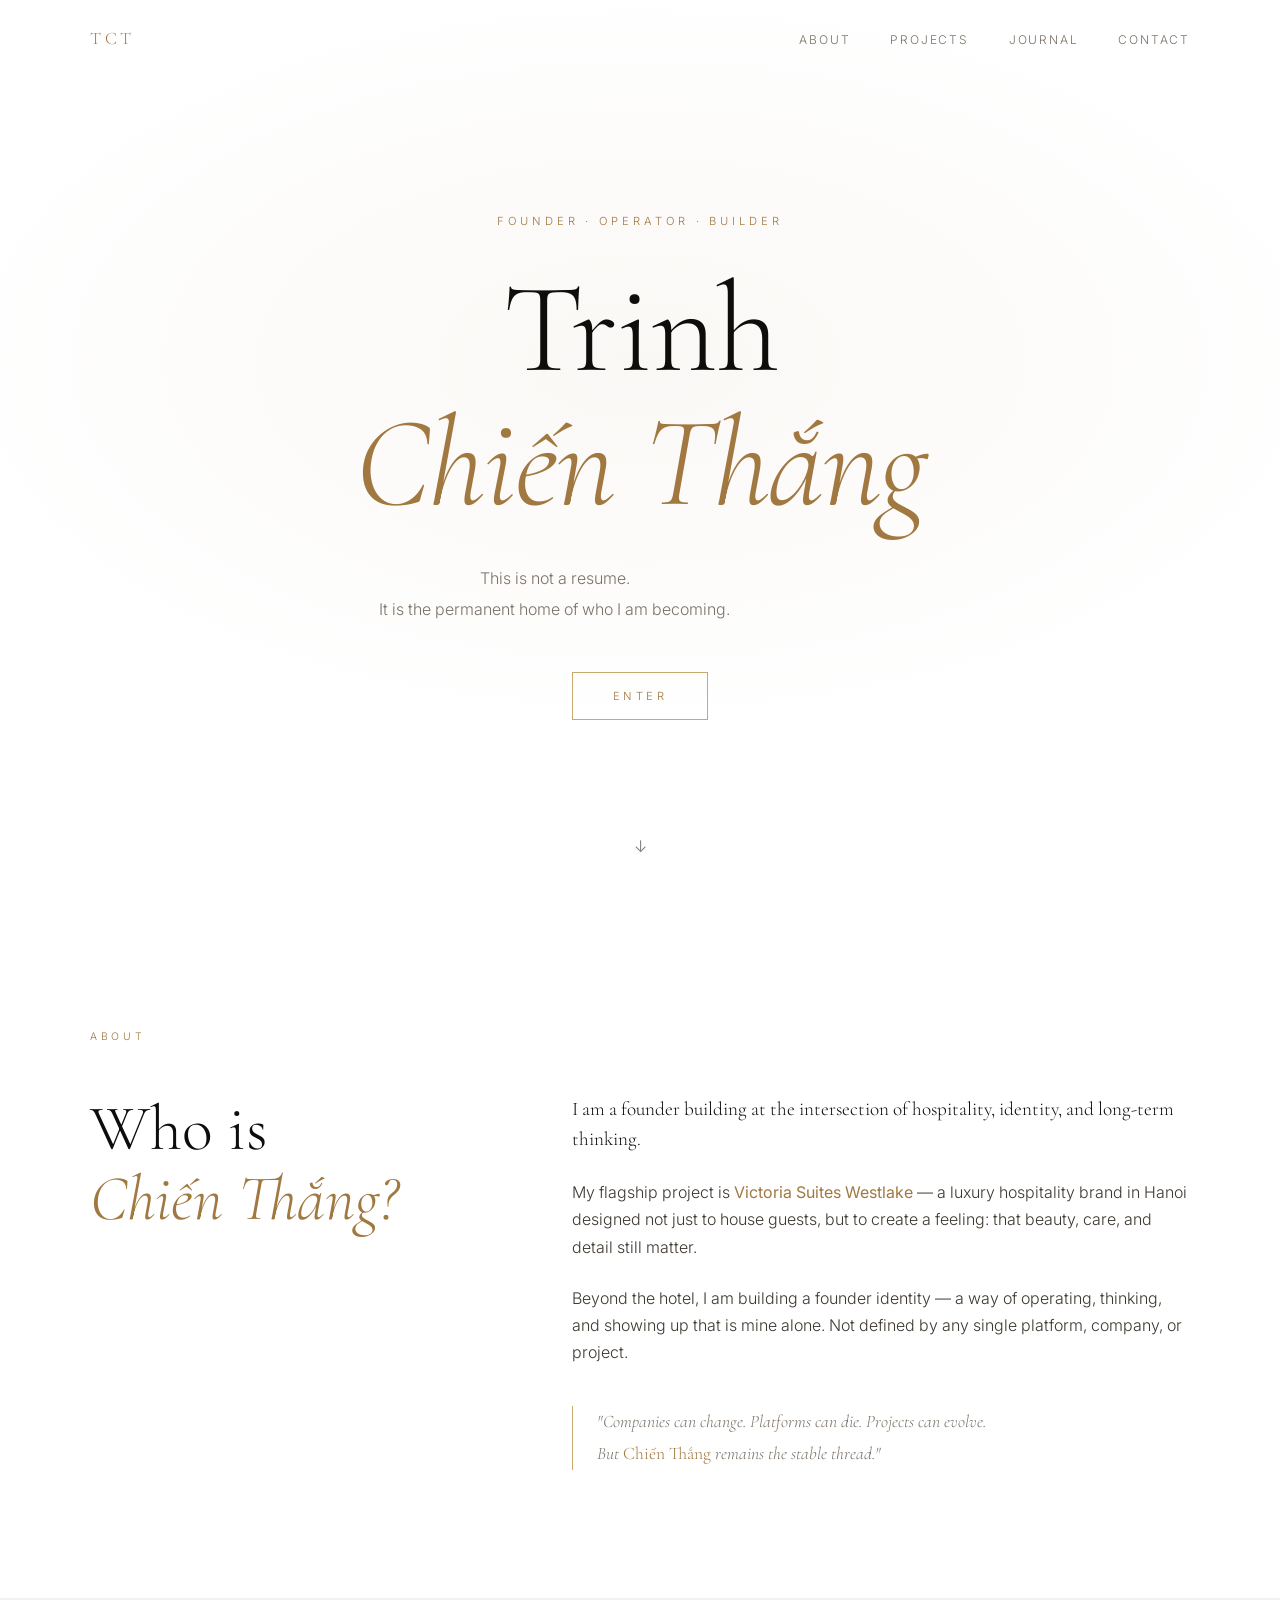
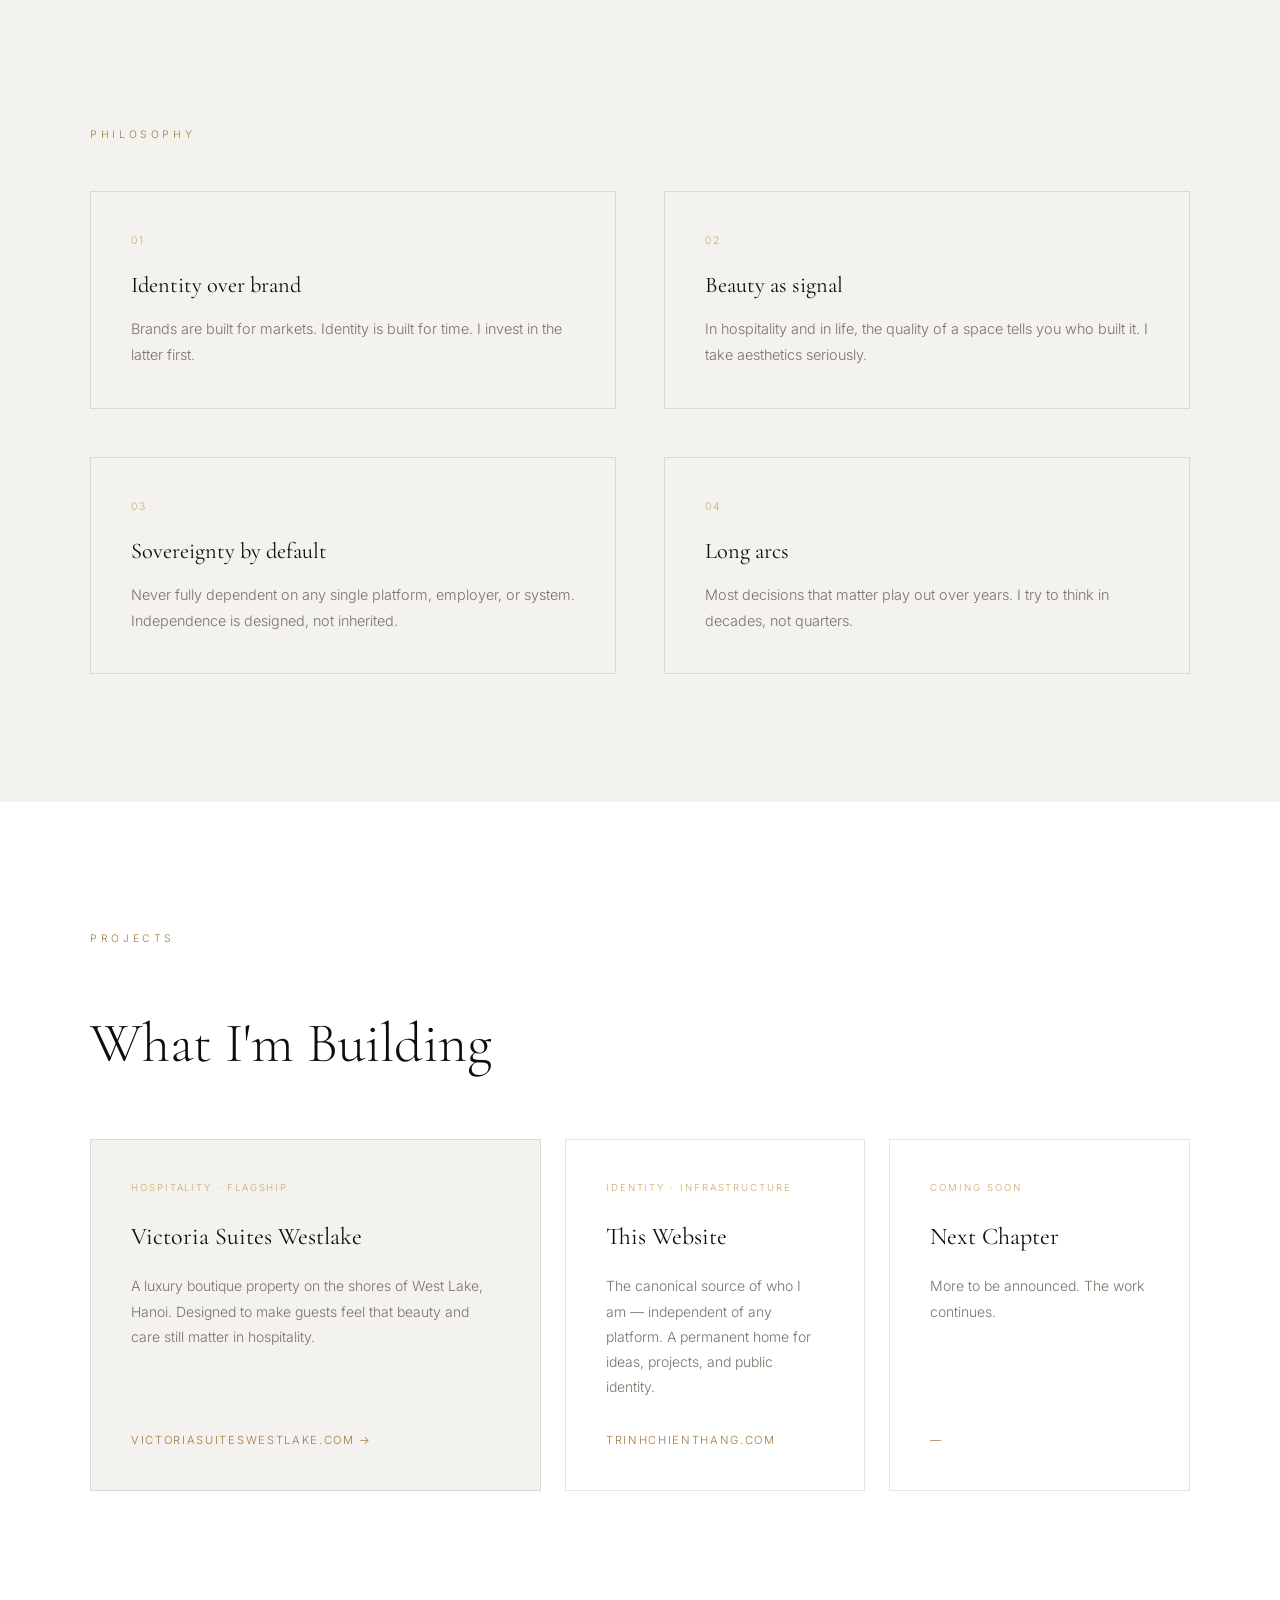
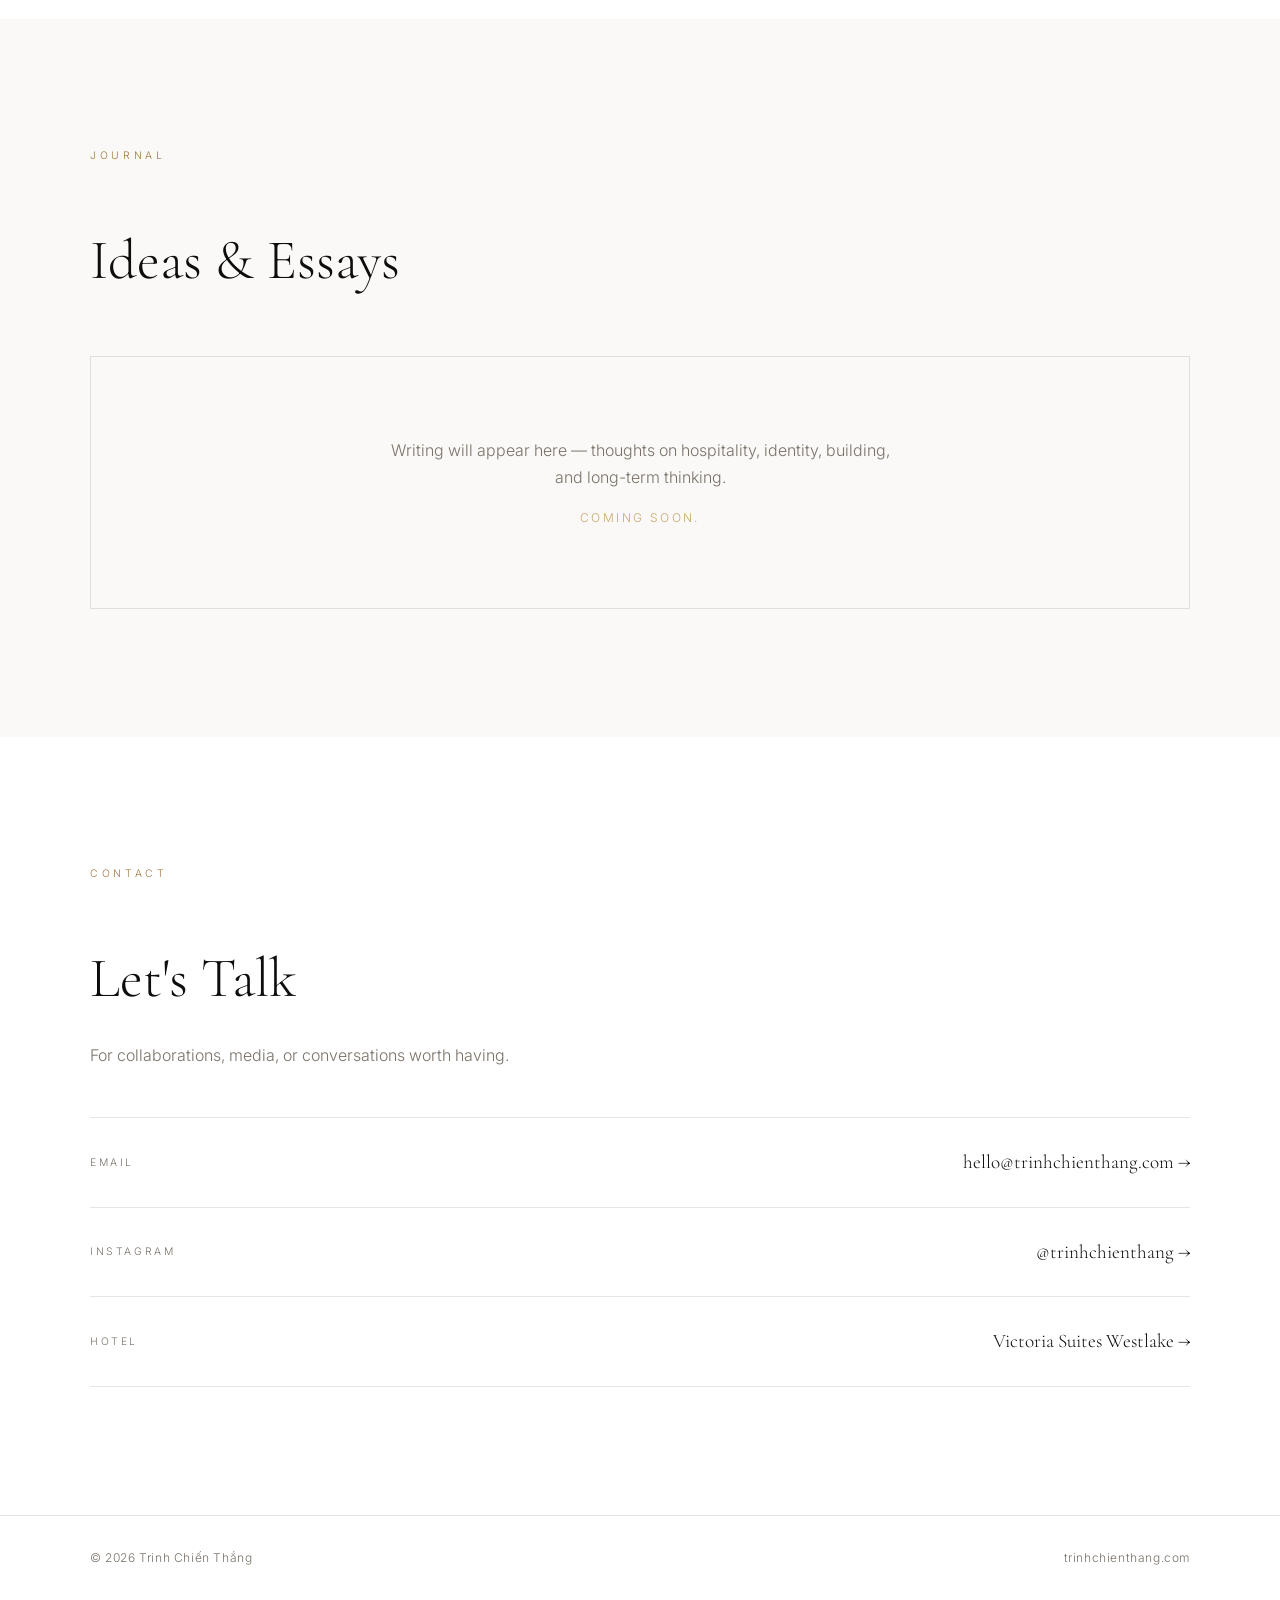
<file: index.html>
<!DOCTYPE html>
<html lang="en">
<head>
  <meta charset="UTF-8" />
  <meta name="viewport" content="width=device-width, initial-scale=1.0" />
  <title>Trinh Chiến Thắng</title>
  <meta name="description" content="Founder. Operator. Builder of Victoria Suites Westlake. This is the permanent home of Chiến Thắng." />
  <link rel="preconnect" href="https://fonts.googleapis.com" />
  <link rel="preconnect" href="https://fonts.gstatic.com" crossorigin />
  <link href="https://fonts.googleapis.com/css2?family=Cormorant+Garamond:ital,wght@0,300;0,400;0,500;1,300;1,400&family=Inter:wght@300;400;500&display=swap" rel="stylesheet" />
  <link rel="stylesheet" href="style.css" />
</head>
<body>

  <!-- NAV -->
  <nav id="nav">
    <div class="nav-inner">
      <span class="nav-name">TCT</span>
      <ul class="nav-links">
        <li><a href="#about">About</a></li>
        <li><a href="#projects">Projects</a></li>
        <li><a href="#journal">Journal</a></li>
        <li><a href="#contact">Contact</a></li>
      </ul>
    </div>
  </nav>

  <!-- HERO -->
  <section id="hero">
    <div class="hero-inner">
      <p class="hero-eyebrow">Founder · Operator · Builder</p>
      <h1 class="hero-name">Trinh<br /><em>Chiến Thắng</em></h1>
      <p class="hero-sub">
        This is not a resume.<br />
        It is the permanent home of who I am becoming.
      </p>
      <a href="#about" class="hero-cta">Enter</a>
    </div>
    <div class="hero-scroll-hint">↓</div>
  </section>

  <!-- ABOUT -->
  <section id="about">
    <div class="section-inner">
      <div class="section-label">About</div>
      <div class="about-grid">
        <div class="about-left">
          <h2>Who is<br /><em>Chiến Thắng?</em></h2>
        </div>
        <div class="about-right">
          <p class="about-lead">
            I am a founder building at the intersection of hospitality, identity, and long-term thinking.
          </p>
          <p>
            My flagship project is <strong>Victoria Suites Westlake</strong> — a luxury hospitality brand in Hanoi designed not just to house guests, but to create a feeling: that beauty, care, and detail still matter.
          </p>
          <p>
            Beyond the hotel, I am building a founder identity — a way of operating, thinking, and showing up that is mine alone. Not defined by any single platform, company, or project.
          </p>
          <blockquote>
            "Companies can change. Platforms can die. Projects can evolve.<br />
            But <em>Chiến Thắng</em> remains the stable thread."
          </blockquote>
        </div>
      </div>
    </div>
  </section>

  <!-- PHILOSOPHY -->
  <section id="philosophy">
    <div class="section-inner">
      <div class="section-label">Philosophy</div>
      <div class="philosophy-grid">
        <div class="philosophy-item">
          <span class="philosophy-number">01</span>
          <h3>Identity over brand</h3>
          <p>Brands are built for markets. Identity is built for time. I invest in the latter first.</p>
        </div>
        <div class="philosophy-item">
          <span class="philosophy-number">02</span>
          <h3>Beauty as signal</h3>
          <p>In hospitality and in life, the quality of a space tells you who built it. I take aesthetics seriously.</p>
        </div>
        <div class="philosophy-item">
          <span class="philosophy-number">03</span>
          <h3>Sovereignty by default</h3>
          <p>Never fully dependent on any single platform, employer, or system. Independence is designed, not inherited.</p>
        </div>
        <div class="philosophy-item">
          <span class="philosophy-number">04</span>
          <h3>Long arcs</h3>
          <p>Most decisions that matter play out over years. I try to think in decades, not quarters.</p>
        </div>
      </div>
    </div>
  </section>

  <!-- PROJECTS -->
  <section id="projects">
    <div class="section-inner">
      <div class="section-label">Projects</div>
      <h2 class="section-title">What I'm Building</h2>
      <div class="projects-grid">
        <a href="https://victoriasuiteswestlake.com" target="_blank" class="project-card project-featured">
          <div class="project-tag">Hospitality · Flagship</div>
          <h3>Victoria Suites Westlake</h3>
          <p>A luxury boutique property on the shores of West Lake, Hanoi. Designed to make guests feel that beauty and care still matter in hospitality.</p>
          <span class="project-link">victoriasuiteswestlake.com →</span>
        </a>
        <div class="project-card project-upcoming">
          <div class="project-tag">Identity · Infrastructure</div>
          <h3>This Website</h3>
          <p>The canonical source of who I am — independent of any platform. A permanent home for ideas, projects, and public identity.</p>
          <span class="project-link">trinhchienthang.com</span>
        </div>
        <div class="project-card project-upcoming">
          <div class="project-tag">Coming Soon</div>
          <h3>Next Chapter</h3>
          <p>More to be announced. The work continues.</p>
          <span class="project-link">—</span>
        </div>
      </div>
    </div>
  </section>

  <!-- JOURNAL -->
  <section id="journal">
    <div class="section-inner">
      <div class="section-label">Journal</div>
      <h2 class="section-title">Ideas & Essays</h2>
      <div class="journal-placeholder">
        <p>Writing will appear here — thoughts on hospitality, identity, building, and long-term thinking.</p>
        <p class="journal-soon">Coming soon.</p>
      </div>
    </div>
  </section>

  <!-- CONTACT -->
  <section id="contact">
    <div class="section-inner contact-inner">
      <div class="section-label">Contact</div>
      <h2>Let's Talk</h2>
      <p class="contact-sub">
        For collaborations, media, or conversations worth having.
      </p>
      <div class="contact-links">
        <a href="mailto:hello@trinhchienthang.com" class="contact-link">
          <span class="contact-type">Email</span>
          <span class="contact-value">hello@trinhchienthang.com →</span>
        </a>
        <a href="https://instagram.com" target="_blank" class="contact-link">
          <span class="contact-type">Instagram</span>
          <span class="contact-value">@trinhchienthang →</span>
        </a>
        <a href="https://victoriasuiteswestlake.com" target="_blank" class="contact-link">
          <span class="contact-type">Hotel</span>
          <span class="contact-value">Victoria Suites Westlake →</span>
        </a>
      </div>
    </div>
  </section>

  <!-- FOOTER -->
  <footer>
    <div class="footer-inner">
      <span>© 2026 Trinh Chiến Thắng</span>
      <span>trinhchienthang.com</span>
    </div>
  </footer>

  <script src="script.js"></script>
</body>
</html>
</file>
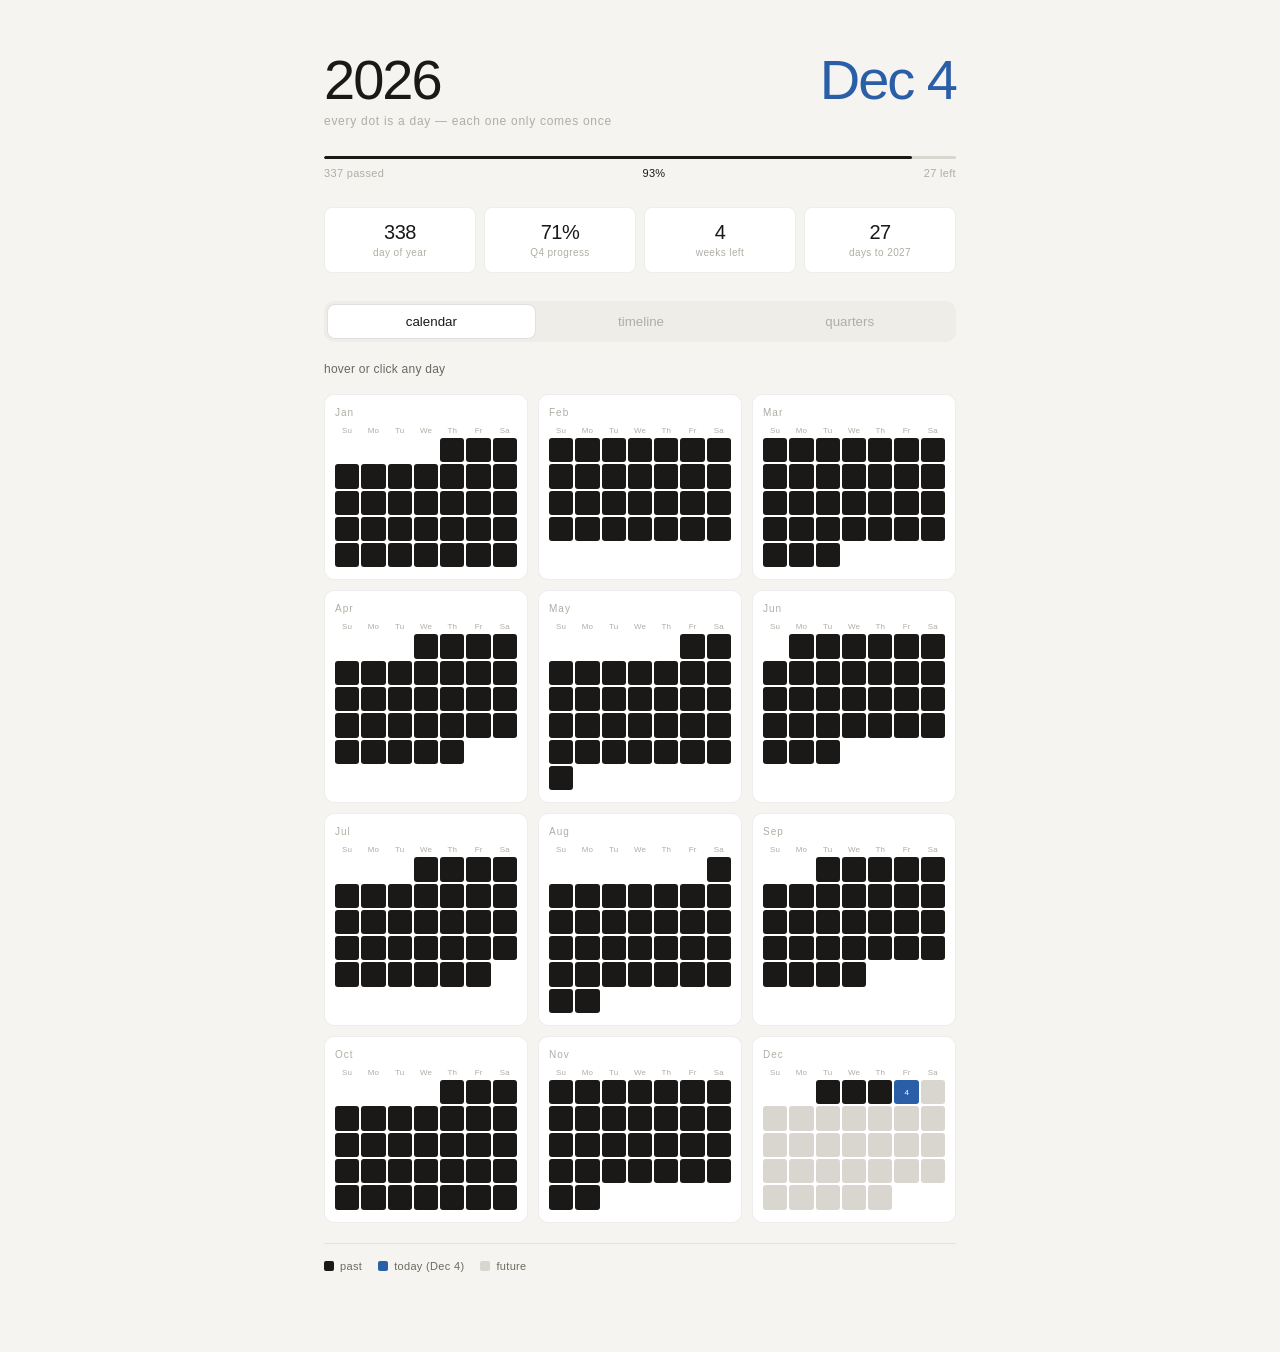
<file: 2026.html>
<!DOCTYPE html>
<html lang="en">
<head>
<meta charset="UTF-8" />
<meta name="viewport" content="width=device-width, initial-scale=1.0" />
<title>2026 — Days in a Year</title>

<style>
*, *::before, *::after { box-sizing: border-box; margin: 0; padding: 0; }

:root {
  --bg: #f5f4f0;
  --surface: #ffffff;
  --surface2: #eeede8;
  --text1: #1a1918;
  --text2: #6b6960;
  --text3: #b0ada4;
  --border: rgba(0,0,0,0.07);
  --border2: rgba(0,0,0,0.12);
  --past: #1a1918;
  --today: #2a5fa8;
  --today-light: #dde8f7;
  --future: #d8d6cf;
  --accent: #2a5fa8;
  --tab-active-bg: #ffffff;
}

@media (prefers-color-scheme: dark) {
  :root {
    --bg: #161513;
    --surface: #1f1e1b;
    --surface2: #2a2926;
    --text1: #eeecea;
    --text2: #928f87;
    --text3: #4a4844;
    --border: rgba(255,255,255,0.06);
    --border2: rgba(255,255,255,0.11);
    --past: #d8d6cf;
    --today: #7db3e8;
    --today-light: #0c2d52;
    --future: #2a2926;
    --accent: #7db3e8;
    --tab-active-bg: #1f1e1b;
  }
}

body {
  font-family: -apple-system, BlinkMacSystemFont, 'Segoe UI', sans-serif;
  background: var(--bg);
  color: var(--text1);
  min-height: 100vh;
}

.page {
  max-width: 680px;
  margin: 0 auto;
  padding: 52px 24px 80px;
}

/* HEADER */
.header {
  display: flex;
  justify-content: space-between;
  align-items: baseline;
  margin-bottom: 6px;
}

.header h1 {
  font-family: -apple-system, BlinkMacSystemFont, 'Segoe UI', sans-serif;
  font-size: 56px;
  font-weight: 300;
  letter-spacing: -2px;
  line-height: 1;
  color: var(--text1);
}

.header .today-dt {
  font-family: -apple-system, BlinkMacSystemFont, 'Segoe UI', sans-serif;
  font-style: normal;
  font-size: 56px;
  font-weight: 300;
  letter-spacing: -2px;
  line-height: 1;
  color: var(--accent);
}

.sub {
  font-size: 12px;
  color: var(--text3);
  letter-spacing: 0.06em;
  margin-bottom: 28px;
}

/* PROGRESS BAR */
.bar-wrap { margin-bottom: 28px; }
.bar-bg {
  height: 3px;
  background: var(--future);
  border-radius: 99px;
  overflow: hidden;
  margin-bottom: 8px;
}
.bar-fill {
  height: 100%;
  background: var(--past);
  border-radius: 99px;
  transition: width 1.2s cubic-bezier(.4,0,.2,1);
}
.bar-labels {
  display: flex;
  justify-content: space-between;
  font-size: 11px;
  color: var(--text3);
  letter-spacing: 0.03em;
}
.bar-labels strong { color: var(--text1); font-weight: 400; }

/* STATS */
.stats {
  display: grid;
  grid-template-columns: repeat(4, minmax(0,1fr));
  gap: 8px;
  margin-bottom: 28px;
}
.stat {
  background: var(--surface);
  border: 0.5px solid var(--border);
  border-radius: 8px;
  padding: 14px 10px;
  text-align: center;
}
.stat-val {
  font-size: 20px;
  font-weight: 300;
  color: var(--text1);
  line-height: 1;
  letter-spacing: -0.5px;
}
.stat-lbl {
  font-size: 10px;
  color: var(--text3);
  margin-top: 5px;
  letter-spacing: 0.04em;
}

/* TABS */
.tabs {
  display: flex;
  gap: 2px;
  background: var(--surface2);
  border-radius: 10px;
  padding: 3px;
  margin-bottom: 20px;
}
.tab {
  flex: 1;
  text-align: center;
  padding: 9px 0;
  font-family: -apple-system, BlinkMacSystemFont, 'Segoe UI', sans-serif;
  color: var(--text3);
  border-radius: 8px;
  cursor: pointer;
  transition: background 0.18s, color 0.18s;
  border: none;
  background: transparent;
  user-select: none;
}
.tab:hover { color: var(--text2); }
.tab.active {
  background: var(--tab-active-bg);
  color: var(--text1);
  border: 0.5px solid var(--border2);
}

/* TOOLTIP BAR */
.tip {
  font-size: 12px;
  color: var(--text2);
  min-height: 20px;
  margin-bottom: 12px;
  letter-spacing: 0.02em;
  transition: color 0.15s;
}
.tip.pinned { color: var(--accent); }

/* PANELS */
.panel { display: none; }
.panel.active { display: block; }

/* ===== VIEW B: CALENDAR ===== */
.months-grid {
  display: grid;
  grid-template-columns: repeat(3, minmax(0,1fr));
  gap: 10px;
}
.month-card {
  background: var(--surface);
  border: 0.5px solid var(--border);
  border-radius: 10px;
  padding: 12px 10px;
}
.mname {
  font-size: 10px;
  letter-spacing: 0.1em;
  color: var(--text3);
  margin-bottom: 8px;
}
.dow-row {
  display: grid;
  grid-template-columns: repeat(7,1fr);
  gap: 2px;
  margin-bottom: 3px;
}
.dow {
  font-size: 8px;
  color: var(--text3);
  text-align: center;
  letter-spacing: 0.02em;
}
.cal-grid {
  display: grid;
  grid-template-columns: repeat(7,1fr);
  gap: 2px;
}
.day {
  aspect-ratio: 1;
  border-radius: 3px;
  cursor: pointer;
  transition: transform 0.1s;
  display: flex;
  align-items: center;
  justify-content: center;
  font-size: 8px;
  color: transparent;
}
.day:hover { transform: scale(1.35); z-index: 1; }
.day.past { background: var(--past); }
.day.today { background: var(--accent); color: #fff; font-weight: 400; }
.day.future { background: var(--future); }
.day.empty { background: transparent; cursor: default; pointer-events: none; }
.day.pinned { outline: 2px solid var(--accent); outline-offset: 1px; }

/* ===== VIEW C: TIMELINE ===== */
.tl-grid { display: flex; flex-direction: column; gap: 5px; }
.tl-row {
  display: flex;
  align-items: center;
  gap: 10px;
}
.tl-lbl {
  font-size: 10px;
  letter-spacing: 0.07em;
  color: var(--text3);
  width: 26px;
  flex-shrink: 0;
}
.tl-track {
  flex: 1;
  display: flex;
  gap: 1px;
  align-items: center;
}
.seg {
  flex: 1;
  height: 18px;
  border-radius: 2px;
  cursor: pointer;
  transition: height 0.12s;
}
.seg:hover { height: 26px; }
.seg.past { background: var(--past); }
.seg.today { background: var(--accent); height: 24px; }
.seg.future { background: var(--future); }
.seg.pinned { outline: 2px solid var(--accent); outline-offset: 1px; height: 26px; }
.tl-pct {
  font-size: 10px;
  color: var(--text3);
  width: 30px;
  text-align: right;
  flex-shrink: 0;
  letter-spacing: 0.02em;
}

/* ===== VIEW D: RINGS ===== */
.rings-wrap {
  display: flex;
  justify-content: center;
  align-items: flex-start;
  gap: 24px;
  flex-wrap: wrap;
  padding: 16px 0 8px;
}
.ring-item {
  display: flex;
  flex-direction: column;
  align-items: center;
  gap: 10px;
}
.ring-qlabel {
  font-size: 12px;
  letter-spacing: 0.08em;
  color: var(--text2);
}
.ring-months {
  font-size: 10px;
  color: var(--text3);
  letter-spacing: 0.04em;
  text-align: center;
}
.ring-done { color: var(--past); }
.ring-active { color: var(--accent); }
.ring-future { color: var(--text3); }

/* LEGEND */
.legend {
  display: flex;
  gap: 16px;
  margin-top: 20px;
  padding-top: 16px;
  border-top: 0.5px solid var(--border);
  font-size: 11px;
  color: var(--text2);
  letter-spacing: 0.03em;
}
.li { display: flex; align-items: center; gap: 6px; }
.ld { width: 10px; height: 10px; border-radius: 2px; }

@media (max-width: 480px) {
  .header h1, .header .today-dt { font-size: 38px; }
  .months-grid { grid-template-columns: repeat(2, minmax(0,1fr)); }
  .stats { grid-template-columns: repeat(2, minmax(0,1fr)); }
  .rings-wrap { gap: 16px; }
}
</style>
</head>
<body>
<div class="page">

  <div class="header">
    <h1>2026</h1>
    <span class="today-dt" id="today-dt"></span>
  </div>
  <p class="sub">every dot is a day — each one only comes once</p>

  <div class="bar-wrap">
    <div class="bar-bg"><div class="bar-fill" id="bar" style="width:0%"></div></div>
    <div class="bar-labels">
      <span id="ll"></span>
      <strong id="lp"></strong>
      <span id="lr"></span>
    </div>
  </div>

  <div class="stats" id="stats"></div>

  <div class="tabs">
    <button class="tab active" data-tab="cal">calendar</button>
    <button class="tab" data-tab="tl">timeline</button>
    <button class="tab" data-tab="rings">quarters</button>
  </div>

  <div class="tip" id="tip">hover or click any day</div>

  <!-- PANEL B: CALENDAR -->
  <div class="panel active" id="panel-cal">
    <div class="months-grid" id="mgrid"></div>
  </div>

  <!-- PANEL C: TIMELINE -->
  <div class="panel" id="panel-tl">
    <div class="tl-grid" id="tlgrid"></div>
  </div>

  <!-- PANEL D: RINGS -->
  <div class="panel" id="panel-rings">
    <div class="rings-wrap" id="rings"></div>
  </div>

  <div class="legend">
    <div class="li"><div class="ld" style="background:var(--past)"></div>past</div>
    <div class="li"><div class="ld" style="background:var(--accent)"></div><span id="legend-today">today</span></div>
    <div class="li"><div class="ld" style="background:var(--future)"></div>future</div>
  </div>

</div>

<script>
var MONTHS = ['Jan','Feb','Mar','Apr','May','Jun','Jul','Aug','Sep','Oct','Nov','Dec'];
var MNAMES = ['January','February','March','April','May','June','July','August','September','October','November','December'];
var MDAYS  = [31,28,31,30,31,30,31,31,30,31,30,31];
var DOWSHORT = ['Su','Mo','Tu','We','Th','Fr','Sa'];
var DOWFULL  = ['Sun','Mon','Tue','Wed','Thu','Fri','Sat'];
var TOTAL = 365;

var now   = new Date();
var start = new Date(2026, 0, 1);
var todayIdx = Math.floor((now - start) / 86400000);
todayIdx = Math.max(0, Math.min(todayIdx, TOTAL - 1));

var pct  = Math.round(((todayIdx + 1) / TOTAL) * 100);
var past = todayIdx;
var left = TOTAL - todayIdx - 1;

var todayDate = new Date(2026, 0, todayIdx + 1);
var todayStr  = todayDate.toLocaleDateString('en-US', {month: 'short', day: 'numeric'});

document.getElementById('today-dt').textContent = todayStr;
document.getElementById('legend-today').textContent = 'today (' + todayStr + ')';
setTimeout(function(){ document.getElementById('bar').style.width = pct + '%'; }, 80);
document.getElementById('ll').textContent = past + ' passed';
document.getElementById('lp').textContent = pct + '%';
document.getElementById('lr').textContent = left + ' left';

var qNum  = Math.min(Math.floor(todayIdx / 91) + 1, 4);
var qPct  = Math.round(((todayIdx % 91) + 1) / 91 * 100);
var sd = [['day of year', todayIdx + 1], ['Q' + qNum + ' progress', qPct + '%'], ['weeks left', Math.ceil(left / 7)], ['days to 2027', left]];
var sh = '';
for (var s = 0; s < sd.length; s++) {
  sh += '<div class="stat"><div class="stat-val">' + sd[s][1] + '</div><div class="stat-lbl">' + sd[s][0] + '</div></div>';
}
document.getElementById('stats').innerHTML = sh;

var tip = document.getElementById('tip');
var pinnedEl  = null;
var pinnedIdx = -1;

function getLabel(i) {
  var date  = new Date(2026, 0, i + 1);
  var dname = DOWFULL[date.getDay()];
  var mname = date.toLocaleDateString('en-US', {month: 'long', day: 'numeric'});
  if (i < todayIdx) {
    var d = todayIdx - i;
    return mname + ' (' + dname + ') — ' + d + ' day' + (d > 1 ? 's' : '') + ' ago';
  }
  if (i === todayIdx) return mname + ' (' + dname + ') — today';
  var d = i - todayIdx;
  return mname + ' (' + dname + ') — in ' + d + ' day' + (d > 1 ? 's' : '');
}

function attachDot(el, i, defaultTip) {
  el.addEventListener('mouseenter', function() {
    if (pinnedIdx === -1) { tip.textContent = getLabel(i); tip.className = 'tip'; }
  });
  el.addEventListener('mouseleave', function() {
    if (pinnedIdx === -1) { tip.textContent = defaultTip; tip.className = 'tip'; }
  });
  el.addEventListener('click', function() {
    if (pinnedIdx === i) {
      pinnedEl.classList.remove('pinned');
      pinnedEl = null; pinnedIdx = -1;
      tip.textContent = defaultTip; tip.className = 'tip';
    } else {
      if (pinnedEl) pinnedEl.classList.remove('pinned');
      pinnedEl = el; pinnedIdx = i;
      el.classList.add('pinned');
      tip.textContent = '[pinned] ' + getLabel(i); tip.className = 'tip pinned';
    }
  });
}

/* ===== BUILD CALENDAR ===== */
var mgrid  = document.getElementById('mgrid');
var dayIdx = 0;
for (var m = 0; m < 12; m++) {
  var card = document.createElement('div'); card.className = 'month-card';
  var mn = document.createElement('div'); mn.className = 'mname'; mn.textContent = MONTHS[m];
  card.appendChild(mn);
  var dr = document.createElement('div'); dr.className = 'dow-row';
  for (var w = 0; w < 7; w++) { var dw = document.createElement('div'); dw.className = 'dow'; dw.textContent = DOWSHORT[w]; dr.appendChild(dw); }
  card.appendChild(dr);
  var cg = document.createElement('div'); cg.className = 'cal-grid';
  var firstDow = new Date(2026, m, 1).getDay();
  for (var e = 0; e < firstDow; e++) { var em = document.createElement('div'); em.className = 'day empty'; cg.appendChild(em); }
  for (var d = 1; d <= MDAYS[m]; d++) {
    (function(i, m2, d2) {
      var el = document.createElement('div');
      el.className = 'day ' + (i < todayIdx ? 'past' : i === todayIdx ? 'today' : 'future');
      if (i === todayIdx) el.textContent = d2;
      attachDot(el, i, 'hover or click any day');
      cg.appendChild(el);
    })(dayIdx, m, d);
    dayIdx++;
  }
  card.appendChild(cg);
  mgrid.appendChild(card);
}

/* ===== BUILD TIMELINE ===== */
var tlgrid = document.getElementById('tlgrid');
dayIdx = 0;
for (var m = 0; m < 12; m++) {
  var row = document.createElement('div'); row.className = 'tl-row';
  var lbl = document.createElement('div'); lbl.className = 'tl-lbl'; lbl.textContent = MONTHS[m];
  var track = document.createElement('div'); track.className = 'tl-track';
  var passed = 0;
  for (var d = 0; d < MDAYS[m]; d++) {
    (function(i) {
      var seg = document.createElement('div');
      seg.className = 'seg ' + (i < todayIdx ? 'past' : i === todayIdx ? 'today' : 'future');
      attachDot(seg, i, 'hover or click any segment');
      track.appendChild(seg);
      if (i <= todayIdx) passed++;
    })(dayIdx);
    dayIdx++;
  }
  var pctEl = document.createElement('div'); pctEl.className = 'tl-pct';
  var mp = Math.round(passed / MDAYS[m] * 100);
  pctEl.textContent = (mp > 0 && mp < 100) ? mp + '%' : '';
  row.appendChild(lbl); row.appendChild(track); row.appendChild(pctEl);
  tlgrid.appendChild(row);
}

/* ===== BUILD RINGS ===== */
var QUARTERS = [
  {label:'Q1', start:0,   end:89,  months:'Jan – Mar'},
  {label:'Q2', start:90,  end:180, months:'Apr – Jun'},
  {label:'Q3', start:181, end:272, months:'Jul – Sep'},
  {label:'Q4', start:273, end:364, months:'Oct – Dec'}
];

var isDark = window.matchMedia && window.matchMedia('(prefers-color-scheme: dark)').matches;
var cPast    = isDark ? '#d8d6cf' : '#1a1918';
var cToday   = isDark ? '#7db3e8' : '#2a5fa8';
var cFuture  = isDark ? '#2a2926' : '#d8d6cf';
var cMuted   = isDark ? '#4a4844' : '#b0ada4';
var cText    = isDark ? '#928f87' : '#6b6960';

var ringsEl = document.getElementById('rings');
QUARTERS.forEach(function(q) {
  var total  = q.end - q.start + 1;
  var done   = Math.max(0, Math.min(todayIdx - q.start + 1, total));
  var isActive = todayIdx >= q.start && todayIdx <= q.end;
  var isDone   = todayIdx > q.end;
  var qp = Math.round(done / total * 100);

  var size = 140, cx = 70, cy = 70, r = 52, sw = 11;
  var circ = 2 * Math.PI * r;
  var fill = circ * (done / total);

  var item = document.createElement('div'); item.className = 'ring-item';

  var ns = 'http://www.w3.org/2000/svg';
  var svg = document.createElementNS(ns, 'svg');
  svg.setAttribute('width', size); svg.setAttribute('height', size);
  svg.setAttribute('viewBox', '0 0 ' + size + ' ' + size);

  var bg = document.createElementNS(ns, 'circle');
  bg.setAttribute('cx', cx); bg.setAttribute('cy', cy); bg.setAttribute('r', r);
  bg.setAttribute('fill', 'none'); bg.setAttribute('stroke', cFuture); bg.setAttribute('stroke-width', sw);
  svg.appendChild(bg);

  var arc = document.createElementNS(ns, 'circle');
  arc.setAttribute('cx', cx); arc.setAttribute('cy', cy); arc.setAttribute('r', r);
  arc.setAttribute('fill', 'none');
  arc.setAttribute('stroke', isActive ? cToday : isDone ? cPast : cFuture);
  arc.setAttribute('stroke-width', sw);
  arc.setAttribute('stroke-dasharray', fill + ' ' + circ);
  arc.setAttribute('stroke-linecap', 'round');
  arc.setAttribute('transform', 'rotate(-90 ' + cx + ' ' + cy + ')');
  svg.appendChild(arc);

  var pctT = document.createElementNS(ns, 'text');
  pctT.setAttribute('x', cx); pctT.setAttribute('y', cy - 6);
  pctT.setAttribute('text-anchor', 'middle');
  pctT.setAttribute('font-size', '22');
  pctT.setAttribute('font-weight', '300');
  pctT.setAttribute('font-family', "-apple-system, BlinkMacSystemFont, 'Segoe UI', sans-serif");
  pctT.setAttribute('fill', isActive ? cToday : isDone ? cPast : cMuted);
  pctT.textContent = qp + '%';
  svg.appendChild(pctT);

  var subT = document.createElementNS(ns, 'text');
  subT.setAttribute('x', cx); subT.setAttribute('y', cy + 14);
  subT.setAttribute('text-anchor', 'middle');
  subT.setAttribute('font-size', '9');
  subT.setAttribute('letter-spacing', '1');
  subT.setAttribute('font-family', "-apple-system, BlinkMacSystemFont, 'Segoe UI', sans-serif");
  subT.setAttribute('fill', cMuted);
  subT.textContent = Math.round(done) + '/' + total + ' days';
  svg.appendChild(subT);

  if (isActive && done > 0) {
    var angle = (-Math.PI / 2) + (2 * Math.PI * (done / total));
    var dot = document.createElementNS(ns, 'circle');
    dot.setAttribute('cx', cx + r * Math.cos(angle));
    dot.setAttribute('cy', cy + r * Math.sin(angle));
    dot.setAttribute('r', 5);
    dot.setAttribute('fill', cToday);
    svg.appendChild(dot);
  }

  var ql = document.createElement('div'); ql.className = 'ring-qlabel'; ql.textContent = q.label;
  var qs = document.createElement('div'); qs.className = 'ring-months'; qs.textContent = q.months;

  item.appendChild(svg); item.appendChild(ql); item.appendChild(qs);
  ringsEl.appendChild(item);
});

/* ===== TABS ===== */
var tabs   = document.querySelectorAll('.tab');
var panels = document.querySelectorAll('.panel');
tabs.forEach(function(tab) {
  tab.addEventListener('click', function() {
    tabs.forEach(function(t) { t.classList.remove('active'); });
    panels.forEach(function(p) { p.classList.remove('active'); });
    tab.classList.add('active');
    document.getElementById('panel-' + tab.dataset.tab).classList.add('active');
    if (pinnedEl) { pinnedEl.classList.remove('pinned'); pinnedEl = null; pinnedIdx = -1; }
    tip.textContent = 'hover or click any day'; tip.className = 'tip';
  });
});
</script>
</body>
</html>
</file>
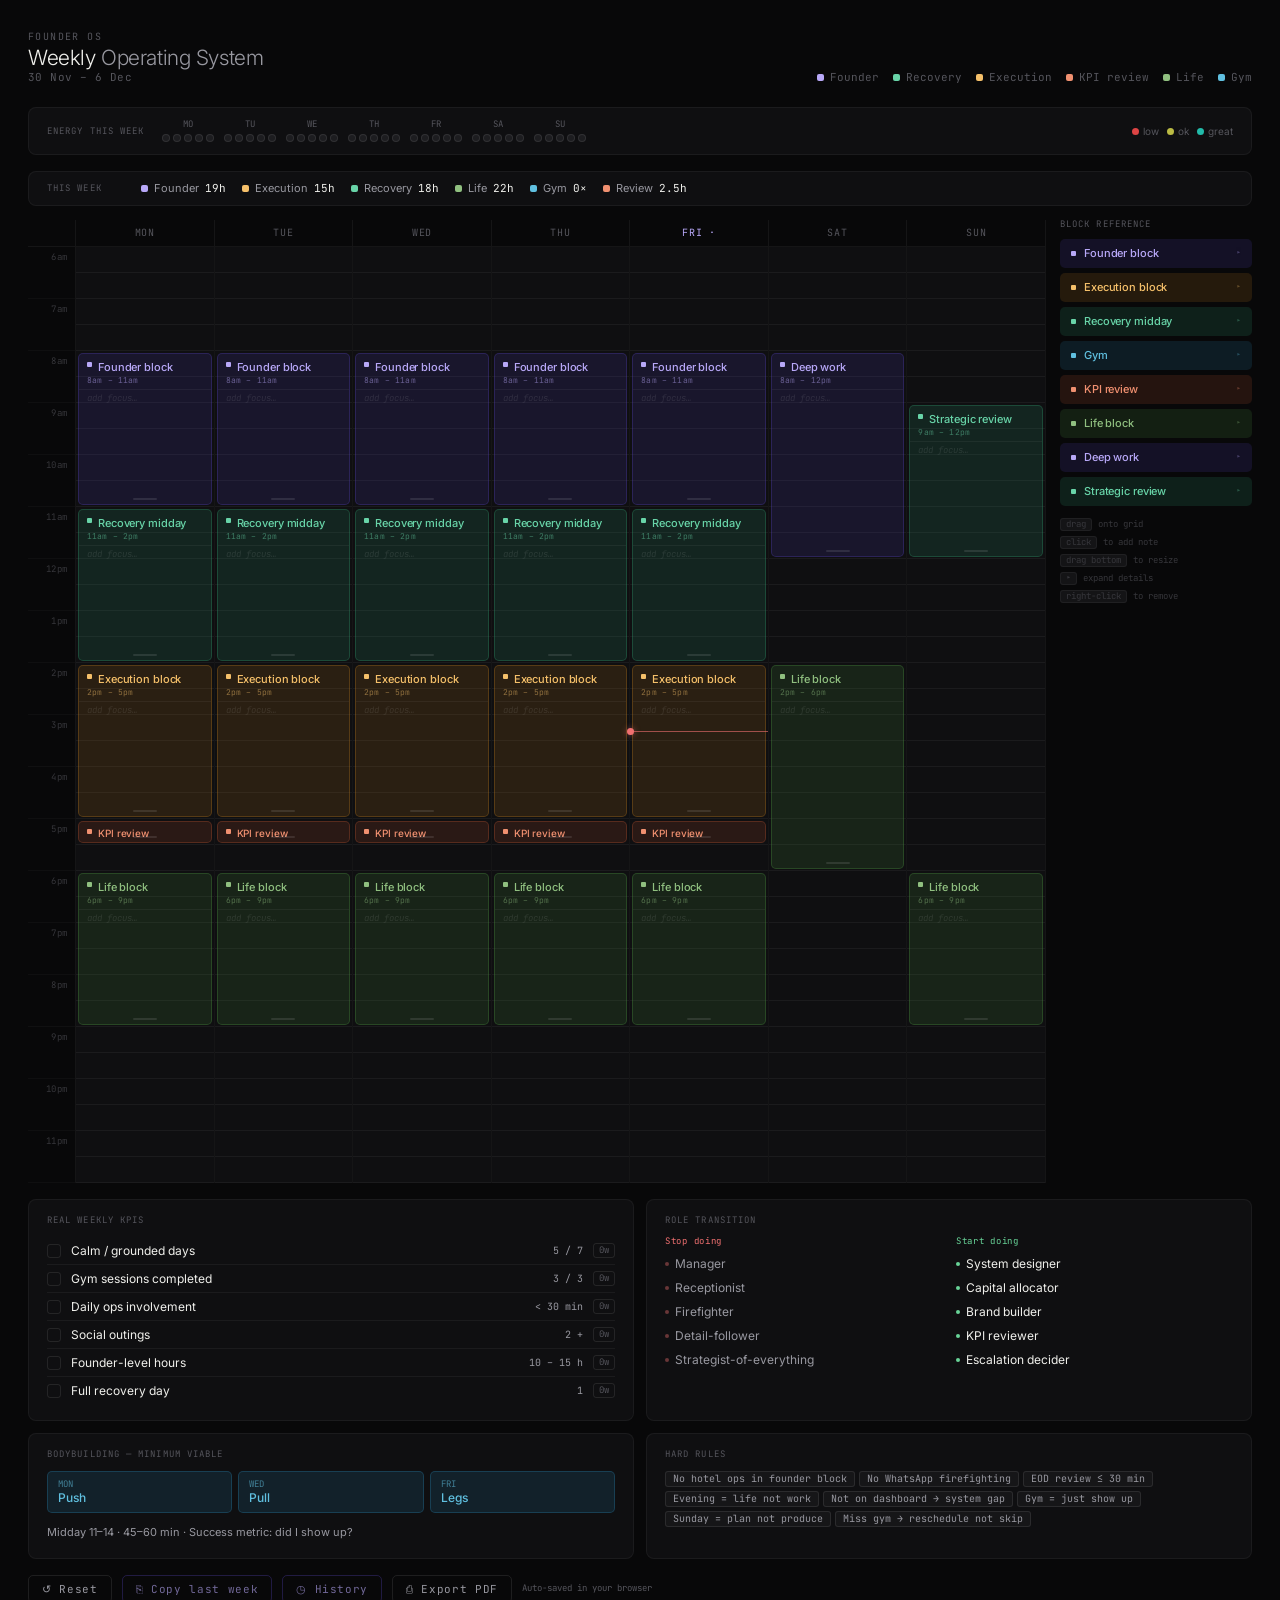
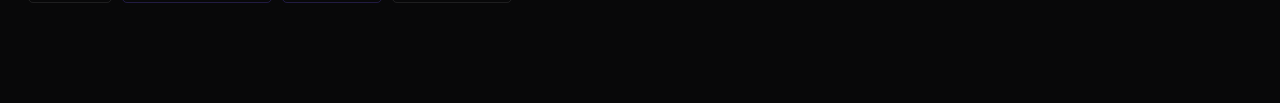
<file: schedule.html>
<!DOCTYPE html>
<html lang="en">
<head>
<meta charset="UTF-8">
<meta name="viewport" content="width=device-width, initial-scale=1.0">
<title>Founder OS</title>
<link href="https://fonts.googleapis.com/css2?family=Inter:wght@300;400;500;600&family=JetBrains+Mono:wght@300;400;500&display=swap" rel="stylesheet">
<style>
:root{
  --bg:#080809;--s1:#0f0f11;--s2:#161618;--s3:#1d1d20;--s4:#252528;
  --b1:rgba(255,255,255,0.05);--b2:rgba(255,255,255,0.09);--b3:rgba(255,255,255,0.16);--b4:rgba(255,255,255,0.26);
  --text:#f0f0ec;--t2:#9898a0;--t3:#55555c;
  --c-founder:#b8a8f8;--cb-founder:rgba(90,70,200,0.15);--cbr-founder:rgba(90,70,200,0.28);
  --c-exec:#f5c06a;--cb-exec:rgba(200,130,30,0.15);--cbr-exec:rgba(200,130,30,0.28);
  --c-recov:#68d4a8;--cb-recov:rgba(50,170,120,0.15);--cbr-recov:rgba(50,170,120,0.28);
  --c-review:#f09070;--cb-review:rgba(200,90,50,0.15);--cbr-review:rgba(200,90,50,0.28);
  --c-life:#90c080;--cb-life:rgba(80,160,70,0.15);--cbr-life:rgba(80,160,70,0.28);
  --c-gym:#60c0e0;--cb-gym:rgba(40,140,190,0.15);--cbr-gym:rgba(40,140,190,0.28);
  --red:#f07070;--grn:#68d498;--gnb:rgba(50,180,100,0.12);--gnbr:rgba(50,180,100,0.25);
  --radius:8px;--radius-s:5px;--font:'Inter',sans-serif;--mono:'JetBrains Mono',monospace;
  --row-h:52px;
}
*{box-sizing:border-box;margin:0;padding:0;-webkit-font-smoothing:antialiased}
body{background:var(--bg);color:var(--text);font-family:var(--font);font-size:13px;line-height:1;min-height:100vh;padding:32px 28px 100px}
button{font-family:var(--font);cursor:pointer;border:none;background:none}
.page{max-width:1320px;margin:0 auto}

/* HEADER */
.hdr{display:flex;align-items:flex-end;justify-content:space-between;margin-bottom:24px;gap:16px;flex-wrap:wrap}
.hdr-eyebrow{font-family:var(--mono);font-size:10px;color:var(--t3);letter-spacing:.14em;text-transform:uppercase;margin-bottom:5px}
.hdr-title{font-size:21px;font-weight:300;letter-spacing:-.02em}
.hdr-title em{font-style:normal;color:var(--t2)}
.hdr-week{font-family:var(--mono);font-size:11px;color:var(--t3);margin-top:4px;letter-spacing:.04em}
.legend{display:flex;gap:14px;flex-wrap:wrap;align-items:center}
.leg{display:flex;align-items:center;gap:6px;font-size:11px;color:var(--t3);font-family:var(--mono)}
.leg-pip{width:7px;height:7px;border-radius:2px;flex-shrink:0}

/* ENERGY */
.energy-strip{display:flex;align-items:center;background:var(--s1);border:1px solid var(--b1);border-radius:var(--radius);padding:12px 18px;margin-bottom:16px;gap:18px;flex-wrap:wrap}
.energy-label{font-family:var(--mono);font-size:9px;letter-spacing:.12em;color:var(--t3);text-transform:uppercase;flex-shrink:0;min-width:76px}
.energy-days{display:flex;gap:10px;flex:1;flex-wrap:wrap}
.eday{display:flex;flex-direction:column;align-items:center;gap:5px}
.eday-name{font-family:var(--mono);font-size:9px;color:var(--t3);letter-spacing:.08em}
.epips{display:flex;gap:3px}
.epip{width:8px;height:8px;border-radius:50%;border:1px solid var(--b2);background:var(--s3);cursor:pointer;transition:transform .1s}
.epip:hover{transform:scale(1.3)}
.epip.e1{background:#d44;border-color:#a22}.epip.e2{background:#d84;border-color:#a60}
.epip.e3{background:#bb4;border-color:#888}.epip.e4{background:#4a4;border-color:#282}.epip.e5{background:#2ba;border-color:#088}
.energy-hint{display:flex;gap:8px;flex-shrink:0}
.ehint-item{font-size:10px;color:var(--t3);display:flex;align-items:center;gap:4px}
.ehint-pip{width:7px;height:7px;border-radius:50%}

/* BODY */
.body-layout{display:flex;gap:14px;align-items:flex-start}
.cal-outer{flex:1;min-width:0;overflow-x:auto}

/* CALENDAR — uses a relative container per column, not CSS grid for blocks */
.cal-wrap{display:grid;grid-template-columns:48px repeat(7,1fr);min-width:700px}
.cal-corner{background:var(--bg);border-right:1px solid var(--b1);border-bottom:1px solid var(--b1)}
.cal-ch{font-family:var(--mono);font-size:10px;letter-spacing:.08em;color:var(--t3);text-align:center;padding:8px 4px;border-right:1px solid var(--b1);border-bottom:1px solid var(--b1);background:var(--bg);position:sticky;top:0;z-index:10}
.cal-ch.now{color:var(--c-founder)}
.cal-time-col{border-right:1px solid var(--b1);background:var(--bg);position:sticky;left:0;z-index:5}
.cal-time-cell{font-family:var(--mono);font-size:9px;color:var(--t3);text-align:right;padding-right:8px;padding-top:6px;height:var(--row-h);border-bottom:1px solid var(--b1);opacity:.6;letter-spacing:.02em}

/* Day column — single relative container that holds half-hour cells + blocks */
.cal-day-col{position:relative;border-right:1px solid var(--b1)}
.cal-half-cell{height:26px;background:var(--s1);transition:background .1s;position:relative;z-index:1;border-bottom:1px solid rgba(255,255,255,0.025)}
.cal-half-cell.top-of-hour{border-bottom:1px solid var(--b1)}
.cal-half-cell:nth-child(even){border-bottom:1px solid var(--b1)}
.cal-half-cell:hover{background:var(--s2)}
.cal-half-cell.drop-active{background:var(--s3)!important;outline:1px solid var(--b3)}

/* NOW LINE */
.now-line{position:absolute;left:0;right:0;height:0;border-top:1.5px solid #f0707099;z-index:6;pointer-events:none}
.now-line .now-dot{position:absolute;left:-3px;top:-4px;width:7px;height:7px;border-radius:50%;background:#f07070;box-shadow:0 0 6px #f0707088}

/* PLACED BLOCK — absolutely positioned inside .cal-day-col */
.pblk{
  position:absolute;left:2px;right:2px;
  border-radius:var(--radius-s);border:1px solid transparent;
  cursor:grab;user-select:none;
  display:flex;flex-direction:column;overflow:hidden;
  z-index:3;transition:opacity .12s,box-shadow .12s;
}
.pblk:active{cursor:grabbing}
.pblk.is-dragging{opacity:.2;pointer-events:none}
.pblk-top{padding:6px 8px 2px;display:flex;align-items:flex-start;gap:6px;flex-shrink:0}
.pblk-pip{width:5px;height:5px;border-radius:1px;margin-top:2px;flex-shrink:0}
.pblk-name{font-size:11px;font-weight:500;line-height:1.3;letter-spacing:-.01em;flex:1}
.pblk-x{font-size:10px;color:rgba(255,255,255,0.12);cursor:pointer;display:none;transition:color .1s;line-height:1;font-family:var(--mono);flex-shrink:0}
.pblk:hover .pblk-x{display:block}
.pblk-x:hover{color:rgba(255,255,255,0.55)}
.pblk-time{font-family:var(--mono);font-size:8px;opacity:.5;padding:0 8px 3px;letter-spacing:.02em;flex-shrink:0}
.pblk.tiny .pblk-top{padding:3px 8px 0}
.pblk.tiny .pblk-time{display:none}
.pblk.tiny{flex-direction:row;align-items:center}
.pblk.tiny .pblk-name{font-size:10px}
.pblk-note-zone{border-top:1px solid rgba(255,255,255,0.05);padding:4px 8px 5px;flex:1;min-height:0;overflow:hidden;margin-top:2px}
.pblk-note-ph{font-size:9px;color:rgba(255,255,255,0.1);font-style:italic;font-family:var(--mono)}
.pblk-note-txt{font-size:9px;color:rgba(255,255,255,0.38);font-style:italic;line-height:1.5;overflow:hidden;display:-webkit-box;-webkit-line-clamp:4;-webkit-box-orient:vertical;word-break:break-word}
.pblk.short .pblk-note-zone{display:none}
.pblk-resize{position:absolute;bottom:0;left:0;right:0;height:10px;cursor:ns-resize;z-index:5;display:flex;align-items:center;justify-content:center;touch-action:none}
.pblk-resize::after{content:'';width:24px;height:2px;border-radius:1px;background:rgba(255,255,255,0.1)}
.pblk:hover .pblk-resize::after{background:rgba(255,255,255,0.28)}

/* SUMMARY BAR */
.summary-bar{display:flex;gap:18px;flex-wrap:wrap;align-items:center;background:var(--s1);border:1px solid var(--b1);border-radius:var(--radius);padding:11px 18px;margin-bottom:14px}
.summary-label{font-family:var(--mono);font-size:9px;letter-spacing:.12em;color:var(--t3);text-transform:uppercase;flex-shrink:0;min-width:76px}
.summary-items{display:flex;gap:16px;flex-wrap:wrap;flex:1}
.sum-item{display:flex;align-items:center;gap:6px;font-size:11px;color:var(--t2)}
.sum-pip{width:7px;height:7px;border-radius:2px;flex-shrink:0}
.sum-val{font-family:var(--mono);color:var(--text);font-size:11px}

/* conflict flash */
@keyframes flash-red{0%{box-shadow:0 0 0 2px #f07070}100%{box-shadow:none}}
.pblk.conflict{animation:flash-red .4s ease-out}

/* themes */
.b-founder{background:var(--cb-founder);border-color:var(--cbr-founder);color:var(--c-founder)}
.b-exec{background:var(--cb-exec);border-color:var(--cbr-exec);color:var(--c-exec)}
.b-recov{background:var(--cb-recov);border-color:var(--cbr-recov);color:var(--c-recov)}
.b-review{background:var(--cb-review);border-color:var(--cbr-review);color:var(--c-review)}
.b-life{background:var(--cb-life);border-color:var(--cbr-life);color:var(--c-life)}
.b-gym{background:var(--cb-gym);border-color:var(--cbr-gym);color:var(--c-gym)}

/* PALETTE */
.palette{width:192px;flex-shrink:0}
.pal-label{font-family:var(--mono);font-size:9px;letter-spacing:.12em;color:var(--t3);text-transform:uppercase;margin-bottom:10px}
.pal-blocks{display:flex;flex-direction:column;gap:5px}
.pal-blk{border-radius:var(--radius-s);border:1px solid transparent;cursor:grab;user-select:none;overflow:hidden;transition:opacity .12s}
.pal-blk:active{cursor:grabbing}
.pal-blk.dragging{opacity:.2}
.pal-top{display:flex;align-items:center;gap:8px;padding:8px 10px}
.pal-pip{width:5px;height:5px;border-radius:1px;flex-shrink:0}
.pal-name{font-size:11px;font-weight:500;letter-spacing:-.01em;flex:1}
.pal-arrow{font-size:9px;opacity:.3;transition:transform .2s,opacity .2s;font-family:var(--mono);flex-shrink:0}
.pal-blk.open .pal-arrow{transform:rotate(90deg);opacity:.6}
.pal-detail{max-height:0;overflow:hidden;transition:max-height .25s cubic-bezier(.4,0,.2,1),opacity .2s;opacity:0;border-top:0px solid rgba(255,255,255,0.06)}
.pal-blk.open .pal-detail{max-height:320px;opacity:1;border-top-width:1px}
.pal-detail-inner{padding:9px 11px 11px;display:flex;flex-direction:column;gap:9px}
.pal-sl{font-family:var(--mono);font-size:8px;letter-spacing:.1em;color:rgba(255,255,255,0.22);text-transform:uppercase;margin-bottom:3px}
.pal-act{font-size:10px;line-height:1.7;color:rgba(255,255,255,0.5);display:flex;gap:5px}
.pal-act::before{content:'·';opacity:.4;flex-shrink:0}
.pal-rul{font-size:10px;line-height:1.7;color:rgba(255,255,255,0.3);display:flex;gap:5px}
.pal-rul::before{content:'×';font-family:var(--mono);opacity:.3;flex-shrink:0;font-size:9px}
.pal-dh{font-family:var(--mono);font-size:8px;color:rgba(255,255,255,0.16);margin-top:4px}
.pal-hints{margin-top:12px;display:flex;flex-direction:column;gap:5px}
.pal-hint-row{font-family:var(--mono);font-size:9px;color:var(--t3);display:flex;align-items:center;gap:6px;opacity:.6}
.pal-hk{background:var(--s3);border:1px solid var(--b2);border-radius:3px;padding:1px 5px;font-size:9px}

/* BOTTOM */
.bottom{margin-top:16px;display:grid;grid-template-columns:1fr 1fr;gap:12px}
.panel{background:var(--s1);border:1px solid var(--b1);border-radius:var(--radius);padding:16px 18px}
.panel-label{font-family:var(--mono);font-size:9px;letter-spacing:.12em;color:var(--t3);text-transform:uppercase;margin-bottom:12px}
.kpi-row{display:flex;align-items:center;gap:10px;padding:6px 0;border-bottom:1px solid var(--b1)}
.kpi-row:last-child{border-bottom:none}
.kpi-cb{width:14px;height:14px;border-radius:3px;border:1px solid var(--b2);background:transparent;appearance:none;cursor:pointer;flex-shrink:0;position:relative;transition:background .15s,border-color .15s}
.kpi-cb:checked{background:var(--gnb);border-color:var(--gnbr)}
.kpi-cb:checked::after{content:'';position:absolute;left:3px;top:1px;width:5px;height:8px;border-right:1.5px solid var(--grn);border-bottom:1.5px solid var(--grn);transform:rotate(40deg)}
.kpi-name{font-size:12px;color:var(--text);flex:1}.kpi-name.done{color:var(--t3);text-decoration:line-through}
.kpi-target{font-family:var(--mono);font-size:10px;color:var(--t2);flex-shrink:0}
.kpi-streak{font-family:var(--mono);font-size:9px;padding:2px 5px;border-radius:3px;flex-shrink:0;border:1px solid var(--b2);color:var(--t3)}
.kpi-streak.alive{background:var(--gnb);border-color:var(--gnbr);color:var(--grn)}
.role-cols{display:grid;grid-template-columns:1fr 1fr;gap:14px}
.role-side-label{font-family:var(--mono);font-size:9px;letter-spacing:.08em;margin-bottom:6px}
.role-side.old .role-side-label{color:var(--red)}.role-side.new .role-side-label{color:var(--grn)}
.role-li{font-size:12px;line-height:2;display:flex;align-items:center;gap:6px}
.role-pip{width:4px;height:4px;border-radius:50%;flex-shrink:0}
.role-side.old .role-li{color:var(--t2)}.role-side.old .role-pip{background:var(--red);opacity:.4}
.role-side.new .role-li{color:var(--text)}.role-side.new .role-pip{background:var(--grn)}
.gym-cards{display:grid;grid-template-columns:repeat(3,1fr);gap:6px;margin-bottom:10px}
.gym-card{background:var(--cb-gym);border:1px solid var(--cbr-gym);border-radius:var(--radius-s);padding:8px 10px;color:var(--c-gym)}
.gym-card-day{font-family:var(--mono);font-size:9px;opacity:.6;margin-bottom:3px}
.gym-card-type{font-size:12px;font-weight:500}
.gym-note{font-size:11px;color:var(--t2);line-height:1.7}
.rules{display:flex;flex-wrap:wrap;gap:4px}
.rule{font-size:10px;font-family:var(--mono);padding:2px 7px;border-radius:3px;background:var(--s2);border:1px solid var(--b2);color:var(--t2)}

/* FOOTER */
.footer{display:flex;align-items:center;gap:10px;margin-top:16px;flex-wrap:wrap}
.btn{font-size:11px;font-family:var(--mono);letter-spacing:.06em;padding:6px 13px;border-radius:var(--radius-s);border:1px solid var(--b2);color:var(--t2);transition:color .15s,border-color .15s,background .15s}
.btn:hover{color:var(--text);border-color:var(--b3);background:var(--s2)}
.btn-hist{border-color:rgba(90,70,200,0.3);color:rgba(184,168,248,0.6)}
.btn-hist:hover{border-color:var(--cbr-founder);color:var(--c-founder);background:var(--cb-founder)}
.footer-note{font-family:var(--mono);font-size:9px;color:var(--t3)}

/* NOTE MODAL */
.overlay{display:none;position:fixed;inset:0;background:rgba(0,0,0,0.65);backdrop-filter:blur(5px);z-index:100;align-items:center;justify-content:center}
.overlay.open{display:flex}
.modal{background:var(--s2);border:1px solid var(--b2);border-radius:var(--radius);padding:22px;width:370px;max-width:92vw;box-shadow:0 24px 60px rgba(0,0,0,.5)}
.modal-eyebrow{font-family:var(--mono);font-size:9px;letter-spacing:.12em;color:var(--t3);text-transform:uppercase;margin-bottom:5px}
.modal-title{font-size:15px;font-weight:500;margin-bottom:4px;letter-spacing:-.01em}
.modal-sub{font-size:11px;color:var(--t2);margin-bottom:14px;line-height:1.5}
.modal textarea{width:100%;background:var(--s3);border:1px solid var(--b2);border-radius:var(--radius-s);color:var(--text);font-family:var(--font);font-size:12px;line-height:1.6;padding:9px 11px;resize:vertical;min-height:80px;outline:none;transition:border-color .15s}
.modal textarea:focus{border-color:var(--b3)}
.modal-row{display:flex;gap:8px;margin-top:10px;justify-content:flex-end}
.modal-btn{font-size:11px;font-family:var(--mono);letter-spacing:.05em;padding:5px 13px;border-radius:var(--radius-s);border:1px solid var(--b2);color:var(--t2);transition:color .15s,border-color .15s}
.modal-btn:hover{color:var(--text);border-color:var(--b3)}
.modal-btn.ok{border-color:rgba(90,70,200,.35);color:var(--c-founder)}
.modal-btn.ok:hover{background:var(--cb-founder)}

/* HISTORY */
.hist-overlay{display:none;position:fixed;inset:0;background:rgba(0,0,0,0.7);backdrop-filter:blur(6px);z-index:150;align-items:flex-start;justify-content:flex-end;padding:22px}
.hist-overlay.open{display:flex}
.hist-panel{background:var(--s2);border:1px solid var(--b2);border-radius:var(--radius);width:460px;max-width:95vw;max-height:calc(100vh - 44px);display:flex;flex-direction:column;box-shadow:0 24px 80px rgba(0,0,0,.6)}
.hist-hdr{display:flex;align-items:center;justify-content:space-between;padding:18px 20px 14px;border-bottom:1px solid var(--b1);flex-shrink:0}
.hist-title{font-size:15px;font-weight:500;letter-spacing:-.01em}
.hist-close{font-size:18px;color:var(--t3);cursor:pointer;transition:color .15s;font-family:var(--mono)}
.hist-close:hover{color:var(--text)}
.hist-body{overflow-y:auto;flex:1;padding:14px 20px 20px}
.hist-empty{font-size:12px;color:var(--t3);font-family:var(--mono);padding:20px 0;text-align:center;line-height:1.8}
.hw{margin-bottom:14px;border:1px solid var(--b1);border-radius:var(--radius-s);overflow:hidden}
.hw-hdr{display:flex;align-items:center;justify-content:space-between;padding:9px 13px;background:var(--s3);cursor:pointer;transition:background .12s}
.hw-hdr:hover{background:var(--s4)}
.hw-date{font-family:var(--mono);font-size:11px;color:var(--text);letter-spacing:.04em}
.hw-score{font-family:var(--mono);font-size:10px;color:var(--grn)}
.hw-arr{font-family:var(--mono);font-size:9px;color:var(--t3);transition:transform .2s}
.hw.open .hw-arr{transform:rotate(90deg)}
.hw-body{display:none;padding:11px 13px;background:var(--s1)}
.hw.open .hw-body{display:block}
.hw-sec{margin-bottom:12px}.hw-sec:last-child{margin-bottom:0}
.hw-sl{font-family:var(--mono);font-size:8px;letter-spacing:.1em;color:var(--t3);text-transform:uppercase;margin-bottom:7px}
.hw-energy-row{display:flex;gap:7px;flex-wrap:wrap}
.hw-eday{display:flex;flex-direction:column;align-items:center;gap:3px}
.hw-eday-name{font-family:var(--mono);font-size:8px;color:var(--t3)}
.hw-epip{width:10px;height:10px;border-radius:50%;background:var(--s3);border:1px solid var(--b2)}
.hw-kpis{display:flex;flex-wrap:wrap;gap:4px}
.hw-kpi{font-size:10px;font-family:var(--mono);padding:2px 6px;border-radius:3px}
.hw-kpi.hit{background:var(--gnb);border:1px solid var(--gnbr);color:var(--grn)}
.hw-kpi.miss{background:var(--s3);border:1px solid var(--b2);color:var(--t3)}
.hw-note{background:var(--s2);border-radius:3px;padding:6px 8px;margin-bottom:5px}
.hw-note-where{font-family:var(--mono);font-size:8px;color:var(--t3);margin-bottom:2px}
.hw-note-text{font-size:11px;color:var(--t2);line-height:1.5;font-style:italic}

/* CTX */
.ctx{display:none;position:fixed;z-index:200;background:var(--s3);border:1px solid var(--b2);border-radius:var(--radius-s);padding:4px;min-width:148px;box-shadow:0 12px 32px rgba(0,0,0,.6)}
.ctx.open{display:block}
.ctx-item{padding:7px 11px;font-size:12px;border-radius:3px;cursor:pointer;color:var(--text);transition:background .1s}
.ctx-item:hover{background:var(--s4)}
.ctx-item.del{color:var(--red)}

@media print{
  body{background:#fff;color:#111;padding:12px}
  .palette,.energy-strip,.footer,.overlay,.ctx,.hist-overlay{display:none!important}
  .panel{background:#f8f8f8;border:1px solid #ddd}
  .pblk{-webkit-print-color-adjust:exact;print-color-adjust:exact}
  .pblk-x,.pblk-resize{display:none!important}
}
</style>
</head>
<body>
<div class="page">

<header class="hdr">
  <div>
    <div class="hdr-eyebrow">Founder OS</div>
    <div class="hdr-title">Weekly <em>Operating System</em></div>
    <div class="hdr-week" id="week-label"></div>
  </div>
  <div class="legend" id="legend"></div>
</header>

<div class="energy-strip">
  <div class="energy-label">Energy this week</div>
  <div class="energy-days" id="energy-days"></div>
  <div class="energy-hint">
    <div class="ehint-item"><div class="ehint-pip" style="background:#d44"></div>low</div>
    <div class="ehint-item"><div class="ehint-pip" style="background:#bb4"></div>ok</div>
    <div class="ehint-item"><div class="ehint-pip" style="background:#2ba"></div>great</div>
  </div>
</div>

<div class="summary-bar">
  <div class="summary-label">This week</div>
  <div class="summary-items" id="summary-items"></div>
</div>

<div class="body-layout">
  <div class="cal-outer">
    <div class="cal-wrap" id="cal-wrap"></div>
  </div>
  <div class="palette">
    <div class="pal-label">Block reference</div>
    <div class="pal-blocks" id="palette"></div>
    <div class="pal-hints">
      <div class="pal-hint-row"><span class="pal-hk">drag</span> onto grid</div>
      <div class="pal-hint-row"><span class="pal-hk">click</span> to add note</div>
      <div class="pal-hint-row"><span class="pal-hk">drag bottom</span> to resize</div>
      <div class="pal-hint-row"><span class="pal-hk">▸</span> expand details</div>
      <div class="pal-hint-row"><span class="pal-hk">right-click</span> to remove</div>
    </div>
  </div>
</div>

<div class="bottom">
  <div class="panel">
    <div class="panel-label">Real weekly KPIs</div>
    <div id="kpi-list"></div>
  </div>
  <div class="panel">
    <div class="panel-label">Role transition</div>
    <div class="role-cols">
      <div class="role-side old">
        <div class="role-side-label">Stop doing</div>
        <div class="role-li"><div class="role-pip"></div>Manager</div>
        <div class="role-li"><div class="role-pip"></div>Receptionist</div>
        <div class="role-li"><div class="role-pip"></div>Firefighter</div>
        <div class="role-li"><div class="role-pip"></div>Detail-follower</div>
        <div class="role-li"><div class="role-pip"></div>Strategist-of-everything</div>
      </div>
      <div class="role-side new">
        <div class="role-side-label">Start doing</div>
        <div class="role-li"><div class="role-pip"></div>System designer</div>
        <div class="role-li"><div class="role-pip"></div>Capital allocator</div>
        <div class="role-li"><div class="role-pip"></div>Brand builder</div>
        <div class="role-li"><div class="role-pip"></div>KPI reviewer</div>
        <div class="role-li"><div class="role-pip"></div>Escalation decider</div>
      </div>
    </div>
  </div>
  <div class="panel">
    <div class="panel-label">Bodybuilding — minimum viable</div>
    <div class="gym-cards">
      <div class="gym-card"><div class="gym-card-day">MON</div><div class="gym-card-type">Push</div></div>
      <div class="gym-card"><div class="gym-card-day">WED</div><div class="gym-card-type">Pull</div></div>
      <div class="gym-card"><div class="gym-card-day">FRI</div><div class="gym-card-type">Legs</div></div>
    </div>
    <div class="gym-note">Midday 11–14 · 45–60 min · Success metric: did I show up?</div>
  </div>
  <div class="panel">
    <div class="panel-label">Hard rules</div>
    <div class="rules">
      <span class="rule">No hotel ops in founder block</span>
      <span class="rule">No WhatsApp firefighting</span>
      <span class="rule">EOD review ≤ 30 min</span>
      <span class="rule">Evening = life not work</span>
      <span class="rule">Not on dashboard → system gap</span>
      <span class="rule">Gym = just show up</span>
      <span class="rule">Sunday = plan not produce</span>
      <span class="rule">Miss gym → reschedule not skip</span>
    </div>
  </div>
</div>

<div class="footer">
  <button class="btn" onclick="resetAll()">↺  Reset</button>
  <button class="btn btn-hist" onclick="copyLastWeek()">⎘  Copy last week</button>
  <button class="btn btn-hist" onclick="openHistory()">◷  History</button>
  <button class="btn" onclick="window.print()">⎙  Export PDF</button>
  <span class="footer-note">Auto-saved in your browser</span>
</div>

</div>

<!-- NOTE MODAL -->
<div class="overlay" id="overlay" onclick="overlayClick(event)">
  <div class="modal">
    <div class="modal-eyebrow">Weekly focus note</div>
    <div class="modal-title" id="modal-title"></div>
    <div class="modal-sub" id="modal-sub"></div>
    <textarea id="modal-ta"></textarea>
    <div class="modal-row">
      <button class="modal-btn" onclick="closeModal()">Cancel</button>
      <button class="modal-btn ok" onclick="saveNote()">Save note</button>
    </div>
  </div>
</div>

<!-- HISTORY -->
<div class="hist-overlay" id="hist-overlay" onclick="histOverlayClick(event)">
  <div class="hist-panel">
    <div class="hist-hdr">
      <div class="hist-title">Week history</div>
      <div class="hist-close" onclick="closeHistory()">✕</div>
    </div>
    <div class="hist-body" id="hist-body"></div>
  </div>
</div>

<!-- CTX -->
<div class="ctx" id="ctx">
  <div class="ctx-item" onclick="ctxNote()">✎  Add / edit note</div>
  <div class="ctx-item del" onclick="ctxClear()">✕  Remove block</div>
</div>

<script>
/* ─── CONSTANTS ─────────────────────────────────────── */
const DAYS=['MON','TUE','WED','THU','FRI','SAT','SUN'];
const H_START=6, H_END=24;
const HOURS=Array.from({length:H_END-H_START},(_,i)=>H_START+i);
const SLOT=0.5;                       // 30-minute granularity
const SLOTS_PER_HOUR=2;
const TOTAL_SLOTS=(H_END-H_START)*SLOTS_PER_HOUR;
const SLOT_H=26;                      // px per 30-min slot (so 1h = 52px, unchanged visual)
const ROW_H=SLOT_H*SLOTS_PER_HOUR;    // px per hour = 52
const todayIdx=(()=>{const d=new Date().getDay();return d===0?6:d-1})();
const MOOD_COLORS=['','#d44','#d84','#bb4','#4a4','#2ba'];

// format a decimal hour like 8.5 -> "8:30am", 11 -> "11am"
function fmtHour(h){
  const whole=Math.floor(h);
  const min=Math.round((h-whole)*60);
  const ap=whole<12||whole===24?'am':'pm';
  const hh=whole%12||12;
  return min===0?`${hh}${ap}`:`${hh}:${String(min).padStart(2,'0')}${ap}`;
}
// format a time range for a block
function fmtRange(start,span){
  return `${fmtHour(start)} – ${fmtHour(start+span)}`;
}

const BLOCKS={
  founder:{name:'Founder block',cls:'b-founder',pip:'var(--c-founder)',tagline:'Highest-leverage thinking only.',
    placeholder:'What are you working on this week?\ne.g. Research Airbnb dynamic pricing, build Claude intake workflow',
    activities:['Investment due diligence','AI workflow design','Brand strategy','Marketing systems','Long-term planning'],
    rules:['No hotel operations','No WhatsApp firefighting','No receptionist issues','No task following-up']},
  exec:{name:'Execution block',cls:'b-exec',pip:'var(--c-exec)',tagline:'Build assets and systems. Ship things.',
    placeholder:'What are you building or shipping?\ne.g. Finish OTA listing copy, publish Claude automation v1',
    activities:['Claude AI workflow building','Marketing experiments','OTA optimisation','Website updates','Research & writing'],
    rules:['One focus only — no multitasking','No operational distractions']},
  recov:{name:'Recovery midday',cls:'b-recov',pip:'var(--c-recov)',tagline:'Protect energy before productivity.',
    placeholder:'How are you recharging?\ne.g. Lunch at Westlake, 30min walk, finish current book',
    activities:['Lunch — eat properly, no screen','Walk outside','Reading (not work-related)','Gym Mon / Wed / Fri','Nap if needed'],
    rules:['No "quick" work tasks','No email triage','No calls']},
  gym:{name:'Gym',cls:'b-gym',pip:'var(--c-gym)',tagline:'Show up. That is the only metric.',
    placeholder:'Which session?\ne.g. Push day — chest & shoulders, tried new bench weight',
    activities:['Monday → Push (chest, shoulders, triceps)','Wednesday → Pull (back, biceps)','Friday → Legs (quads, hamstrings, glutes)','45–60 min max'],
    rules:['Do not optimise yet — just show up','Missed session → reschedule, never skip']},
  review:{name:'KPI review',cls:'b-review',pip:'var(--c-review)',tagline:'30 minutes max. You review, not solve.',
    placeholder:"Any flags from today's dashboard?\ne.g. Occupancy 78%, guest score dipped — manager investigating",
    activities:['Check occupancy & revenue','Guest satisfaction score','Phone number collection rate','Staff performance flags','Maintenance status'],
    rules:['Do not solve problems yourself','Ask: what happened / why / correction?','Not on dashboard → system gap to fix']},
  life:{name:'Life block',cls:'b-life',pip:'var(--c-life)',tagline:'This is not optional. It is the point.',
    placeholder:"What are you doing tonight?\ne.g. Dinner with Minh, walk around Hoan Kiem, just rest",
    activities:['Friends & social outings','Dating','Family time','Reading for pleasure','Movies, walks, rest'],
    rules:['No major work','No "just checking" the hotel','Phone down if possible']},
  deep:{name:'Deep work',cls:'b-founder',pip:'var(--c-founder)',tagline:'Saturday — 3 to 4 hours max, then stop.',
    placeholder:"Saturday's focus project?\ne.g. Write investment memo, finish AI brand doc",
    activities:['Investment research','AI workflow building','Brand strategy & writing','Then stop — enjoy the day'],
    rules:['Hard stop at 4 hours','No hotel operations','No operational messages']},
  strategic:{name:'Strategic review',cls:'b-recov',pip:'var(--c-recov)',tagline:'Sunday — plan the week, do not produce.',
    placeholder:"Key questions for this Sunday?\ne.g. What system is still broken? What is Monday's #1 priority?",
    activities:['Hotel: what broke / repeated / missing?','Personal: energy, gym, social, learning','Future: what creates most leverage?','Write Monday plan'],
    rules:['Review only — no execution','No new work started today']},
};

const KPIS=[
  {id:'calm',label:'Calm / grounded days',target:'5 / 7'},
  {id:'gym',label:'Gym sessions completed',target:'3 / 3'},
  {id:'ops',label:'Daily ops involvement',target:'< 30 min'},
  {id:'social',label:'Social outings',target:'2 +'},
  {id:'fwork',label:'Founder-level hours',target:'10 – 15 h'},
  {id:'rest',label:'Full recovery day',target:'1'},
];

/* Default schedule */
const DEFAULT_PLACED=[
  ...[0,1,2,3,4].flatMap(d=>[
    {day:d,startHour:8,spanHours:3,type:'founder'},
    {day:d,startHour:11,spanHours:3,type:'recov'},
    {day:d,startHour:14,spanHours:3,type:'exec'},
    {day:d,startHour:17,spanHours:0.5,type:'review'},
    {day:d,startHour:18,spanHours:3,type:'life'},
  ]),
  {day:5,startHour:8,spanHours:4,type:'deep'},
  {day:5,startHour:14,spanHours:4,type:'life'},
  {day:6,startHour:9,spanHours:3,type:'strategic'},
  {day:6,startHour:18,spanHours:3,type:'life'},
];

/* ─── WEEK HELPERS ──────────────────────────────────── */
function weekStart(d=new Date()){const x=new Date(d);x.setHours(0,0,0,0);x.setDate(x.getDate()-((x.getDay()+6)%7));return x.toISOString().slice(0,10)}
function weekLabel(wk){const s=new Date(wk+'T00:00:00');const e=new Date(s);e.setDate(s.getDate()+6);const f=x=>x.toLocaleDateString('en-GB',{day:'numeric',month:'short'});return`${f(s)} – ${f(e)}`}
const THIS_WEEK=weekStart();
document.getElementById('week-label').textContent=weekLabel(THIS_WEEK);

/* ─── STORAGE ───────────────────────────────────────── */
const K={pl:'fos7_pl',nt:'fos7_nt',kp:'fos7_kp',kw:'fos7_kw',st:'fos7_st',mo:'fos7_mo',mw:'fos7_mw',hi:'fos7_hi'};
const lget=(k,fb)=>{try{const v=localStorage.getItem(k);return v?JSON.parse(v):fb}catch{return fb}};
const lset=(k,v)=>{try{localStorage.setItem(k,JSON.stringify(v))}catch{}};

function uid(){return Date.now().toString(36)+Math.random().toString(36).slice(2,5)}

function hydrate(arr){return arr.map(p=>({...p,id:p.id||uid()}))}

let placed=hydrate(lget(K.pl,JSON.parse(JSON.stringify(DEFAULT_PLACED))));
let notes=lget(K.nt,{});
let streaks=lget(K.st,{});
let history=lget(K.hi,[]);

const savedKW=lget(K.kw,null);
let kpis=savedKW===THIS_WEEK?lget(K.kp,{}):{};
if(savedKW!==THIS_WEEK){
  if(savedKW){
    const pk=lget(K.kp,{}),pm=lget(K.mo,{}),pn=lget(K.nt,{});
    KPIS.forEach(k=>{streaks[k.id]=pk[k.id]?(streaks[k.id]||0)+1:0});
    lset(K.st,streaks);
    history=history.filter(h=>h.week!==savedKW);
    history.unshift({week:savedKW,notes:pn,kpis:pk,mood:pm,placed:JSON.parse(JSON.stringify(placed))});
    if(history.length>52) history=history.slice(0,52);
    lset(K.hi,history);
  }
  lset(K.kw,THIS_WEEK);lset(K.kp,{});
}
const savedMW=lget(K.mw,null);
let mood=savedMW===THIS_WEEK?lget(K.mo,{}):{};
if(savedMW!==THIS_WEEK){lset(K.mw,THIS_WEEK);lset(K.mo,{})}

function savePlaced(){lset(K.pl,placed)}
function saveNotes(){lset(K.nt,notes)}

/* ─── OVERLAP DETECTION ─────────────────────────────── */
/**
 * Check whether placing a block with (day, startHour, spanHours) would
 * overlap any existing block, optionally excluding one block by id.
 */
function hasOverlap(day, startHour, spanHours, excludeId=null){
  const newEnd=startHour+spanHours;
  return placed.some(p=>{
    if(p.id===excludeId) return false;
    if(p.day!==day) return false;
    const pEnd=p.startHour+p.spanHours;
    // overlap if intervals intersect
    return startHour<pEnd && newEnd>p.startHour;
  });
}

/**
 * Given a day + startHour, find the maximum span that fits without overlapping,
 * up to a requested span, optionally excluding one block id. Snaps to 0.5h.
 */
function maxFitSpan(day, startHour, requestedSpan, excludeId=null){
  let maxSpan=Math.min(requestedSpan, H_END-startHour);
  const blockers=placed.filter(p=>p.id!==excludeId && p.day===day && p.startHour>=startHour);
  if(blockers.length){
    const nearest=Math.min(...blockers.map(p=>p.startHour));
    maxSpan=Math.min(maxSpan, nearest-startHour);
  }
  // snap down to nearest half hour
  maxSpan=Math.floor(maxSpan/SLOT)*SLOT;
  return Math.max(0,maxSpan);
}

/* ─── STATE ─────────────────────────────────────────── */
let drag=null;
let moving=null;
let ghost=null;
let moveHighlight=null;
let resizing=null;
let ctxTarget=null;
let modalTarget=null;

/* ─── LEGEND ────────────────────────────────────────── */
const LEG=[{l:'Founder',p:'var(--c-founder)'},{l:'Recovery',p:'var(--c-recov)'},{l:'Execution',p:'var(--c-exec)'},{l:'KPI review',p:'var(--c-review)'},{l:'Life',p:'var(--c-life)'},{l:'Gym',p:'var(--c-gym)'}];
document.getElementById('legend').innerHTML=LEG.map(x=>`<div class="leg"><div class="leg-pip" style="background:${x.p}"></div>${x.l}</div>`).join('');

/* ─── ENERGY ────────────────────────────────────────── */
function buildEnergy(){
  const c=document.getElementById('energy-days');c.innerHTML='';
  DAYS.forEach((d,i)=>{
    const cur=mood[i]||0;
    const w=document.createElement('div');w.className='eday';
    w.innerHTML=`<div class="eday-name">${d.slice(0,2)}</div><div class="epips"></div>`;
    const pp=w.querySelector('.epips');
    for(let v=1;v<=5;v++){
      const dot=document.createElement('div');dot.className='epip'+(cur===v?` e${v}`:'');
      dot.title=['','Low','Tired','Okay','Good','Great'][v];
      dot.onclick=()=>{mood[i]=mood[i]===v?0:v;lset(K.mo,mood);buildEnergy()};
      pp.appendChild(dot);
    }
    c.appendChild(w);
  });
}

/* ─── BUILD CALENDAR ────────────────────────────────── */
const escRaw=s=>String(s).replace(/&/g,'&amp;').replace(/</g,'&lt;').replace(/>/g,'&gt;');
const esc=s=>escRaw(s).replace(/\n/g,'<br>');

// Column elements by day index — store references for block rendering
const dayColEls=[];

function buildCal(){
  const wrap=document.getElementById('cal-wrap');
  wrap.innerHTML='';
  dayColEls.length=0;

  // ── Corner
  const corner=document.createElement('div');corner.className='cal-corner';wrap.appendChild(corner);

  // ── Day headers
  DAYS.forEach((d,i)=>{
    const ch=document.createElement('div');
    ch.className='cal-ch'+(i===todayIdx?' now':'');
    ch.textContent=d+(i===todayIdx?' ·':'');
    wrap.appendChild(ch);
  });

  // ── Time column (one label per hour, height = 2 slots)
  const timeCol=document.createElement('div');timeCol.className='cal-time-col';
  HOURS.forEach(h=>{
    const tc=document.createElement('div');tc.className='cal-time-cell';tc.textContent=fmtHour(h);
    timeCol.appendChild(tc);
  });
  wrap.appendChild(timeCol);

  // ── Day columns — half-hour cells
  DAYS.forEach((_,di)=>{
    const col=document.createElement('div');col.className='cal-day-col';
    for(let s=0;s<TOTAL_SLOTS;s++){
      const hour=H_START+s*SLOT;
      const cell=document.createElement('div');
      cell.className='cal-half-cell'+(s%2===0?' top-of-hour':'');
      cell.dataset.day=di;cell.dataset.hour=hour;
      setupCellDrop(cell);
      col.appendChild(cell);
    }
    wrap.appendChild(col);
    dayColEls.push(col);
  });

  drawNowLine();
  renderBlocks();
}

/* ─── NOW LINE ──────────────────────────────────────── */
let nowLineTimer=null;
function drawNowLine(){
  // remove existing
  document.querySelectorAll('.now-line').forEach(el=>el.remove());
  const now=new Date();
  const h=now.getHours()+now.getMinutes()/60;
  if(h<H_START||h>H_END) return;
  const col=dayColEls[todayIdx];
  if(!col) return;
  const top=(h-H_START)*ROW_H;
  const line=document.createElement('div');
  line.className='now-line';
  line.style.top=top+'px';
  line.innerHTML='<div class="now-dot"></div>';
  col.appendChild(line);
}
// refresh now-line every minute
if(nowLineTimer) clearInterval(nowLineTimer);
nowLineTimer=setInterval(drawNowLine,60000);

/* ─── RENDER BLOCKS ─────────────────────────────────── */
function renderBlocks(){
  document.querySelectorAll('.pblk').forEach(el=>el.remove());
  placed.forEach(p=>{
    const b=BLOCKS[p.type]||BLOCKS.founder;
    const note=notes[p.id]||'';
    const isShort=p.spanHours<=1;     // hide note zone if 1h or less
    const isTiny=p.spanHours<=0.5;    // 30-min: ultra compact
    const top=(p.startHour-H_START)*ROW_H+2;
    const height=p.spanHours*ROW_H-4;

    const blk=document.createElement('div');
    blk.className=`pblk ${b.cls}${isShort?' short':''}${isTiny?' tiny':''}`;
    blk.dataset.id=p.id;
    blk.style.top=top+'px';
    blk.style.height=height+'px';
    blk.innerHTML=`
      <div class="pblk-top">
        <div class="pblk-pip" style="background:${b.pip}"></div>
        <div class="pblk-name">${b.name}</div>
        <div class="pblk-x" title="Remove">✕</div>
      </div>
      <div class="pblk-time">${fmtRange(p.startHour,p.spanHours)}</div>
      ${!isShort?`<div class="pblk-note-zone">${note?`<div class="pblk-note-txt">${esc(note)}</div>`:`<div class="pblk-note-ph">add focus…</div>`}</div>`:''}
      <div class="pblk-resize"></div>
    `;

    blk.querySelector('.pblk-x').addEventListener('mousedown',e=>e.stopPropagation());
    blk.querySelector('.pblk-x').addEventListener('click',e=>{e.stopPropagation();removeBlock(p.id)});
    blk.addEventListener('contextmenu',e=>{e.preventDefault();openCtx(e,p.id)});

    // ── MOVE (mouse + touch) — anywhere except resize handle / X
    const moveStart=e=>{
      if(e.type==='mousedown'&&e.button!==0) return;
      const tgt=e.target;
      if(tgt.classList.contains('pblk-resize')) return;
      if(tgt.classList.contains('pblk-x')) return;
      e.preventDefault();
      startBlockMove(e,p.id);
    };
    blk.addEventListener('mousedown',moveStart);
    blk.addEventListener('touchstart',moveStart,{passive:false});

    // ── RESIZE (mouse + touch)
    const rh=blk.querySelector('.pblk-resize');
    const resizeStart=e=>{
      if(e.type==='mousedown'&&e.button!==0) return;
      e.preventDefault();e.stopPropagation();
      startBlockResize(e,p.id);
    };
    rh.addEventListener('mousedown',resizeStart);
    rh.addEventListener('touchstart',resizeStart,{passive:false});

    dayColEls[p.day].appendChild(blk);
  });
}

/* helper: get clientX/clientY from mouse OR touch event */
function pointer(e){
  if(e.touches&&e.touches.length) return{x:e.touches[0].clientX,y:e.touches[0].clientY};
  if(e.changedTouches&&e.changedTouches.length) return{x:e.changedTouches[0].clientX,y:e.changedTouches[0].clientY};
  return{x:e.clientX,y:e.clientY};
}

/* ─── GHOST ELEMENT for move preview ────────────────── */
function createGhost(type,spanHours){
  if(ghost) ghost.remove();
  const b=BLOCKS[type]||BLOCKS.founder;
  ghost=document.createElement('div');
  ghost.className=`pblk ${b.cls}`;
  ghost.style.position='fixed';
  ghost.style.pointerEvents='none';
  ghost.style.opacity='0.55';
  ghost.style.width='120px';
  ghost.style.height=(spanHours*ROW_H-4)+'px';
  ghost.style.zIndex='9999';
  ghost.style.left='-200px';
  ghost.innerHTML=`<div class="pblk-top"><div class="pblk-pip" style="background:${b.pip}"></div><div class="pblk-name">${b.name}</div></div>`;
  document.body.appendChild(ghost);
}

/* ─── BLOCK MOVE (mouse + touch) ─────────────────────── */
function startBlockMove(e,id){
  const p=placed.find(x=>x.id===id);if(!p) return;
  const start=pointer(e);
  const startX=start.x,startY=start.y;
  let didMove=false;
  const isTouch=e.type==='touchstart';

  function cleanup(){
    document.removeEventListener('mousemove',mmHandler);
    document.removeEventListener('mouseup',muHandler);
    document.removeEventListener('touchmove',mmHandler);
    document.removeEventListener('touchend',muHandler);
    clearMoveHighlight();
    if(ghost){ghost.remove();ghost=null;}
    const blk=document.querySelector(`.pblk[data-id="${id}"]`);
    if(blk) blk.style.opacity='';
  }

  function mmHandler(me){
    if(me.type==='touchmove') me.preventDefault();
    const pt=pointer(me);
    const dx=pt.x-startX,dy=pt.y-startY;
    if(!didMove){
      if(Math.sqrt(dx*dx+dy*dy)<8) return;
      didMove=true;
      moving={id,spanHours:p.spanHours,type:p.type};
      createGhost(p.type,p.spanHours);
      const blk=document.querySelector(`.pblk[data-id="${id}"]`);
      if(blk) blk.style.opacity='0.2';
    }
    if(!ghost) return;
    ghost.style.left=(pt.x+14)+'px';
    ghost.style.top=(pt.y-16)+'px';
    clearMoveHighlight();
    const target=getCalCellByCoords(pt.x,pt.y);
    if(!target) return;
    const fit=maxFitSpan(target.day,target.hour,moving.spanHours,moving.id);
    if(fit>=SLOT) highlightHours(target.day,target.hour,Math.min(moving.spanHours,fit));
  }

  function muHandler(me){
    const pt=pointer(me);
    if(!didMove){
      cleanup();moving=null;
      openModal(p.id,p.type,p.day);
      return;
    }
    const target=getCalCellByCoords(pt.x,pt.y);
    cleanup();
    if(target){
      const fit=maxFitSpan(target.day,target.hour,moving.spanHours,moving.id);
      if(fit>=SLOT){
        const pp=placed.find(x=>x.id===moving.id);
        if(pp){pp.day=target.day;pp.startHour=target.hour;pp.spanHours=Math.min(pp.spanHours,fit);}
        savePlaced();
      }
    }
    moving=null;
    renderBlocks();
    updateSummary();
  }

  if(isTouch){
    document.addEventListener('touchmove',mmHandler,{passive:false});
    document.addEventListener('touchend',muHandler);
  } else {
    document.addEventListener('mousemove',mmHandler);
    document.addEventListener('mouseup',muHandler);
  }
}

/* ─── COORDINATE-BASED CELL HIT TEST (half-hour) ─────── */
function getCalCellByCoords(clientX,clientY){
  for(let di=0;di<dayColEls.length;di++){
    const col=dayColEls[di];
    const rect=col.getBoundingClientRect();
    if(clientX<rect.left||clientX>rect.right) continue;
    const relY=clientY-rect.top;
    const slotIdx=Math.floor(relY/SLOT_H);
    if(slotIdx<0||slotIdx>=TOTAL_SLOTS) continue;
    return{day:di,hour:H_START+slotIdx*SLOT};
  }
  return null;
}

/* ─── BLOCK RESIZE (mouse + touch, half-hour) ────────── */
function startBlockResize(e,id){
  const p=placed.find(x=>x.id===id);if(!p) return;
  const start=pointer(e);
  resizing={id,startY:start.y,origSpan:p.spanHours,day:p.day,startHour:p.startHour};
  const isTouch=e.type==='touchstart';
  if(isTouch){
    document.addEventListener('touchmove',onResizeMove,{passive:false});
    document.addEventListener('touchend',onResizeUp);
  } else {
    document.addEventListener('mousemove',onResizeMove);
    document.addEventListener('mouseup',onResizeUp);
  }
}

function onResizeMove(e){
  if(!resizing) return;
  if(e.type==='touchmove') e.preventDefault();
  const pt=pointer(e);
  // snap delta to half-hour slots
  const deltaSlots=Math.round((pt.y-resizing.startY)/SLOT_H);
  const desired=Math.max(SLOT,resizing.origSpan+deltaSlots*SLOT);
  const allowed=maxFitSpan(resizing.day,resizing.startHour,desired,resizing.id);
  if(allowed<SLOT) return;
  const p=placed.find(x=>x.id===resizing.id);if(!p) return;
  p.spanHours=allowed;
  const blk=document.querySelector(`.pblk[data-id="${resizing.id}"]`);
  if(blk){
    blk.style.height=(p.spanHours*ROW_H-4)+'px';
    blk.classList.toggle('short',p.spanHours<=1);
    blk.classList.toggle('tiny',p.spanHours<=0.5);
    const tl=blk.querySelector('.pblk-time');
    if(tl) tl.textContent=fmtRange(p.startHour,p.spanHours);
    let nz=blk.querySelector('.pblk-note-zone');
    if(p.spanHours>1&&!nz){
      nz=document.createElement('div');nz.className='pblk-note-zone';
      const note=notes[p.id]||'';
      nz.innerHTML=note?`<div class="pblk-note-txt">${esc(note)}</div>`:`<div class="pblk-note-ph">add focus…</div>`;
      blk.querySelector('.pblk-resize').before(nz);
    } else if(p.spanHours<=1&&nz) nz.remove();
  }
}

function onResizeUp(){
  if(!resizing) return;
  savePlaced();
  document.removeEventListener('mousemove',onResizeMove);
  document.removeEventListener('mouseup',onResizeUp);
  document.removeEventListener('touchmove',onResizeMove);
  document.removeEventListener('touchend',onResizeUp);
  resizing=null;
  updateSummary();
}

/* ─── HIGHLIGHT HELPERS (half-hour cells) ────────────── */
function highlightHours(day,startHour,spanHours){
  for(let h=startHour;h<startHour+spanHours&&h<H_END;h+=SLOT){
    const cell=document.querySelector(`.cal-half-cell[data-day="${day}"][data-hour="${h}"]`);
    if(cell){cell.classList.add('drop-active');if(!moveHighlight) moveHighlight=[];moveHighlight.push(cell);}
  }
}
function clearMoveHighlight(){
  if(moveHighlight){moveHighlight.forEach(c=>c.classList.remove('drop-active'));moveHighlight=null;}
  document.querySelectorAll('.cal-half-cell.drop-active').forEach(c=>c.classList.remove('drop-active'));
}

/* ─── CELL DROP (palette drops) ─────────────────────── */
function defaultSpan(type){
  return{founder:3,deep:3,recov:3,strategic:3,exec:3,life:3,gym:1.5,review:0.5}[type]||2;
}

function setupCellDrop(cell){
  cell.addEventListener('dragover',e=>{
    if(!drag||drag.kind!=='palette') return;
    e.preventDefault();
    const day=+cell.dataset.day,hour=+cell.dataset.hour;
    const fits=maxFitSpan(day,hour,defaultSpan(drag.type),null)>=SLOT;
    cell.classList.toggle('drop-active',fits);
    e.dataTransfer.dropEffect=fits?'copy':'none';
  });
  cell.addEventListener('dragleave',()=>cell.classList.remove('drop-active'));
  cell.addEventListener('drop',e=>{
    e.preventDefault();
    cell.classList.remove('drop-active');
    if(!drag||drag.kind!=='palette') return;
    const day=+cell.dataset.day,hour=+cell.dataset.hour;
    const fit=maxFitSpan(day,hour,defaultSpan(drag.type),null);
    if(fit<SLOT){flashConflict(day);drag=null;return}
    placed.push({id:uid(),day,startHour:hour,spanHours:fit,type:drag.type});
    savePlaced();renderBlocks();updateSummary();drag=null;
  });
}

/* Flash a red outline on the day column to signal conflict */
function flashConflict(day){
  const col=dayColEls[day];
  if(!col) return;
  col.style.outline='2px solid var(--red)';
  col.style.transition='outline .3s';
  setTimeout(()=>{col.style.outline='none'},400);
}

/* ─── REMOVE ────────────────────────────────────────── */
function removeBlock(id){
  placed=placed.filter(x=>x.id!==id);
  delete notes[id];
  savePlaced();saveNotes();renderBlocks();
}

/* ─── PALETTE ───────────────────────────────────────── */
function buildPalette(){
  const p=document.getElementById('palette');p.innerHTML='';
  Object.entries(BLOCKS).forEach(([key,b])=>{
    const el=document.createElement('div');el.className=`pal-blk ${b.cls}`;el.draggable=true;el.dataset.type=key;
    const acts=b.activities.map(a=>`<div class="pal-act">${esc(a)}</div>`).join('');
    const rules=b.rules.map(r=>`<div class="pal-rul">${esc(r)}</div>`).join('');
    el.innerHTML=`
      <div class="pal-top">
        <div class="pal-pip" style="background:${b.pip}"></div>
        <div class="pal-name">${b.name}</div>
        <div class="pal-arrow">▸</div>
      </div>
      <div class="pal-detail"><div class="pal-detail-inner">
        <div><div class="pal-sl">purpose</div><div style="font-size:10px;color:rgba(255,255,255,0.45);line-height:1.5;font-style:italic">${esc(b.tagline)}</div></div>
        <div><div class="pal-sl">do in this block</div>${acts}</div>
        <div><div class="pal-sl">never do</div>${rules}</div>
        <div class="pal-dh">↑ drag onto the grid</div>
      </div></div>`;
    el.querySelector('.pal-top').addEventListener('click',()=>{if(drag) return;el.classList.toggle('open')});
    el.addEventListener('dragstart',e=>{
      drag={kind:'palette',type:key,spanHours:defaultSpan(key)};
      setTimeout(()=>el.classList.add('dragging'),0);
      e.dataTransfer.effectAllowed='copy';
    });
    el.addEventListener('dragend',()=>{el.classList.remove('dragging');drag=null});
    p.appendChild(el);
  });
}

/* ─── KPIs ──────────────────────────────────────────── */
function buildKpis(){
  const list=document.getElementById('kpi-list');list.innerHTML='';
  KPIS.forEach(k=>{
    const chk=!!kpis[k.id],str=streaks[k.id]||0;
    const row=document.createElement('div');row.className='kpi-row';
    row.innerHTML=`<input type="checkbox" class="kpi-cb" id="kc-${k.id}" ${chk?'checked':''}><label class="kpi-name${chk?' done':''}" for="kc-${k.id}">${k.label}</label><span class="kpi-target">${k.target}</span><span class="kpi-streak${str>0?' alive':''}">${str}w</span>`;
    row.querySelector('.kpi-cb').addEventListener('change',e=>{kpis[k.id]=e.target.checked;lset(K.kp,kpis);buildKpis()});
    list.appendChild(row);
  });
}

/* ─── CTX MENU ──────────────────────────────────────── */
function openCtx(e,id){ctxTarget={id};const m=document.getElementById('ctx');m.style.left=e.clientX+'px';m.style.top=e.clientY+'px';m.classList.add('open')}
function closeCtx(){document.getElementById('ctx').classList.remove('open');ctxTarget=null}
function ctxNote(){closeCtx();if(ctxTarget){const p=placed.find(x=>x.id===ctxTarget.id);if(p) openModal(p.id,p.type,p.day)}}
function ctxClear(){closeCtx();if(ctxTarget) removeBlock(ctxTarget.id)}
document.addEventListener('click',e=>{if(!document.getElementById('ctx').contains(e.target)) closeCtx()});

/* ─── NOTE MODAL ────────────────────────────────────── */
function openModal(id,type,day){
  modalTarget={id};
  const b=BLOCKS[type]||BLOCKS.founder;
  document.getElementById('modal-title').textContent=`${b.name} — ${DAYS[day]}`;
  document.getElementById('modal-sub').textContent=b.tagline;
  const ta=document.getElementById('modal-ta');
  ta.value=notes[id]||'';ta.placeholder=b.placeholder;
  document.getElementById('overlay').classList.add('open');
  setTimeout(()=>ta.focus(),50);
}
function saveNote(){
  if(!modalTarget) return;
  const v=document.getElementById('modal-ta').value.trim();
  if(v) notes[modalTarget.id]=v; else delete notes[modalTarget.id];
  saveNotes();closeModal();renderBlocks();
}
function closeModal(){document.getElementById('overlay').classList.remove('open');modalTarget=null}
function overlayClick(e){if(e.target===document.getElementById('overlay')) closeModal()}

/* ─── HISTORY ───────────────────────────────────────── */
function openHistory(){buildHistoryPanel();document.getElementById('hist-overlay').classList.add('open')}
function closeHistory(){document.getElementById('hist-overlay').classList.remove('open')}
function histOverlayClick(e){if(e.target===document.getElementById('hist-overlay')) closeHistory()}

function buildHistoryPanel(){
  const body=document.getElementById('hist-body');body.innerHTML='';
  if(!history.length){
    body.innerHTML=`<div class="hist-empty">No past weeks yet.<br>History saves automatically every Monday.</div>`;
    return;
  }
  history.forEach(entry=>{
    const hw=document.createElement('div');hw.className='hw';
    const hits=KPIS.filter(k=>entry.kpis&&entry.kpis[k.id]).length;
    hw.innerHTML=`<div class="hw-hdr"><div class="hw-date">${weekLabel(entry.week)}</div><div style="display:flex;gap:10px;align-items:center"><span class="hw-score">${hits}/${KPIS.length} KPIs</span><span class="hw-arr">▸</span></div></div><div class="hw-body"></div>`;
    hw.querySelector('.hw-hdr').addEventListener('click',()=>hw.classList.toggle('open'));
    const hwb=hw.querySelector('.hw-body');
    const moodHtml=DAYS.map((d,i)=>{const v=entry.mood&&entry.mood[i]||0;const col=v?MOOD_COLORS[v]:'var(--s3)';return`<div class="hw-eday"><div class="hw-eday-name">${d.slice(0,2)}</div><div class="hw-epip" style="background:${col};border-color:${v?col:'var(--b2)'}"></div></div>`}).join('');
    const kpiHtml=KPIS.map(k=>`<span class="hw-kpi ${entry.kpis&&entry.kpis[k.id]?'hit':'miss'}">${k.label}</span>`).join('');
    // Notes — use block name from placed snapshot if available
    let notesHtml='';
    if(entry.notes && Object.keys(entry.notes).length){
      notesHtml=Object.entries(entry.notes).filter(([,t])=>t).map(([id,text])=>{
        // try to find the block type from the placed snapshot
        const snap=entry.placed&&entry.placed.find(x=>x.id===id);
        const bname=snap&&BLOCKS[snap.type]?BLOCKS[snap.type].name:'Block';
        const dayName=snap?DAYS[snap.day]:'';
        return`<div class="hw-note"><div class="hw-note-where">${esc(bname)}${dayName?' — '+dayName:''}</div><div class="hw-note-text">${esc(text)}</div></div>`;
      }).join('');
    }
    hwb.innerHTML=`
      <div class="hw-sec"><div class="hw-sl">Energy</div><div class="hw-energy-row">${moodHtml}</div></div>
      <div class="hw-sec"><div class="hw-sl">KPIs</div><div class="hw-kpis">${kpiHtml}</div></div>
      ${notesHtml?`<div class="hw-sec"><div class="hw-sl">Focus notes</div>${notesHtml}</div>`:''}
    `;
    body.appendChild(hw);
  });
}

/* ─── RESET ─────────────────────────────────────────── */
function resetAll(){
  if(!confirm('Reset schedule to default? Notes will be cleared.')) return;
  placed=hydrate(JSON.parse(JSON.stringify(DEFAULT_PLACED)));
  notes={};savePlaced();saveNotes();renderBlocks();updateSummary();
}

/* ─── COPY LAST WEEK ────────────────────────────────── */
function copyLastWeek(){
  if(!history.length){alert('No previous week saved yet. History fills in automatically as weeks pass.');return}
  const last=history[0]; // most recent archived week
  if(!last.placed||!last.placed.length){alert('Last week has no saved layout.');return}
  if(placed.length && !confirm('Replace this week\'s layout with last week\'s? Current blocks and notes will be overwritten.')) return;

  // remap ids so notes stay attached
  const idMap={};
  placed=last.placed.map(p=>{
    const newId=uid();
    idMap[p.id]=newId;
    return{...p,id:newId};
  });
  // bring forward notes too
  notes={};
  if(last.notes){
    Object.entries(last.notes).forEach(([oldId,text])=>{
      if(idMap[oldId]) notes[idMap[oldId]]=text;
    });
  }
  savePlaced();saveNotes();renderBlocks();updateSummary();
}

/* ─── WEEKLY SUMMARY ────────────────────────────────── */
function updateSummary(){
  const el=document.getElementById('summary-items');
  if(!el) return;
  // sum hours by category — group deep into founder, strategic into recovery
  const groups={
    Founder:{hours:0,pip:'var(--c-founder)',types:['founder','deep']},
    Execution:{hours:0,pip:'var(--c-exec)',types:['exec']},
    Recovery:{hours:0,pip:'var(--c-recov)',types:['recov','strategic']},
    Life:{hours:0,pip:'var(--c-life)',types:['life']},
    Gym:{hours:0,pip:'var(--c-gym)',types:['gym'],count:0},
    Review:{hours:0,pip:'var(--c-review)',types:['review']},
  };
  placed.forEach(p=>{
    for(const g of Object.values(groups)){
      if(g.types.includes(p.type)){g.hours+=p.spanHours;if(g.count!==undefined)g.count++;break;}
    }
  });
  const fmtH=h=>Number.isInteger(h)?`${h}h`:`${h}h`;
  el.innerHTML=Object.entries(groups).map(([name,g])=>{
    const val=name==='Gym'?`${g.count}×`:fmtH(g.hours);
    return`<div class="sum-item"><div class="sum-pip" style="background:${g.pip}"></div>${name} <span class="sum-val">${val}</span></div>`;
  }).join('');
}

document.addEventListener('keydown',e=>{if(e.key==='Escape'){closeCtx();closeModal();closeHistory()}});

/* ─── INIT ──────────────────────────────────────────── */
buildEnergy();buildCal();buildPalette();buildKpis();updateSummary();
</script>
</body>
</html>
</file>
<file: style.css>
/* ── Reset & Base ── */
*, *::before, *::after { box-sizing: border-box; margin: 0; padding: 0; }

:root {
  --bg:       #ffffff;
  --bg-2:     #faf9f7;
  --bg-3:     #f4f2ee;
  --gold:     #a07840;
  --gold-dim: #c9a96e;
  --text:     #0d0d0b;
  --text-dim: #7a7268;
  --text-mid: #3d3830;
  --border:   rgba(0,0,0,0.1);
  --ff-serif: 'Cormorant Garamond', Georgia, serif;
  --ff-sans:  'Inter', system-ui, sans-serif;
}

html { scroll-behavior: smooth; font-size: 16px; }

body {
  background: var(--bg);
  color: var(--text);
  font-family: var(--ff-sans);
  font-weight: 300;
  line-height: 1.7;
  -webkit-font-smoothing: antialiased;
}

a { color: inherit; text-decoration: none; }
em { font-style: italic; }

/* ── Nav ── */
#nav {
  position: fixed;
  top: 0; left: 0; right: 0;
  z-index: 100;
  padding: 1.5rem 2rem;
  transition: background 0.4s, backdrop-filter 0.4s;
}

#nav.scrolled {
  background: rgba(255,255,255,0.90);
  backdrop-filter: blur(12px);
  border-bottom: 1px solid var(--border);
}

.nav-inner {
  max-width: 1100px;
  margin: 0 auto;
  display: flex;
  align-items: center;
  justify-content: space-between;
}

.nav-name {
  font-family: var(--ff-serif);
  font-size: 1.1rem;
  letter-spacing: 0.2em;
  color: var(--gold);
}

.nav-links {
  list-style: none;
  display: flex;
  gap: 2.5rem;
}

.nav-links a {
  font-size: 0.75rem;
  letter-spacing: 0.15em;
  text-transform: uppercase;
  color: var(--text-dim);
  transition: color 0.2s;
}

.nav-links a:hover { color: var(--gold); }

/* ── Hero ── */
#hero {
  min-height: 100vh;
  display: flex;
  flex-direction: column;
  align-items: center;
  justify-content: center;
  text-align: center;
  padding: 6rem 2rem 4rem;
  position: relative;
  background:
    radial-gradient(ellipse 80% 60% at 50% 40%, rgba(160,120,64,0.05) 0%, transparent 70%),
    var(--bg);
}

.hero-eyebrow {
  font-size: 0.7rem;
  letter-spacing: 0.35em;
  text-transform: uppercase;
  color: var(--gold);
  margin-bottom: 2rem;
}

.hero-name {
  font-family: var(--ff-serif);
  font-size: clamp(3.5rem, 10vw, 8rem);
  font-weight: 300;
  line-height: 1.05;
  letter-spacing: -0.01em;
  color: var(--text);
  margin-bottom: 2rem;
}

.hero-name em {
  color: var(--gold);
  display: block;
}

.hero-sub {
  font-size: 1rem;
  color: var(--text-dim);
  line-height: 1.9;
  margin-bottom: 3rem;
  max-width: 400px;
}

.hero-cta {
  display: inline-block;
  border: 1px solid var(--gold-dim);
  color: var(--gold);
  padding: 0.85rem 2.5rem;
  font-size: 0.7rem;
  letter-spacing: 0.3em;
  text-transform: uppercase;
  transition: background 0.25s, color 0.25s;
}

.hero-cta:hover {
  background: var(--gold);
  color: #ffffff;
}

.hero-scroll-hint {
  position: absolute;
  bottom: 2.5rem;
  left: 50%;
  transform: translateX(-50%);
  color: var(--text-dim);
  font-size: 1rem;
  animation: float 2.5s ease-in-out infinite;
}

@keyframes float {
  0%, 100% { transform: translateX(-50%) translateY(0); opacity: 0.4; }
  50%       { transform: translateX(-50%) translateY(6px); opacity: 1; }
}

/* ── Sections shared ── */
section { padding: 8rem 2rem; }
section:nth-child(even) { background: var(--bg-2); }

.section-inner {
  max-width: 1100px;
  margin: 0 auto;
}

.section-label {
  font-size: 0.65rem;
  letter-spacing: 0.35em;
  text-transform: uppercase;
  color: var(--gold);
  margin-bottom: 3rem;
}

.section-title {
  font-family: var(--ff-serif);
  font-size: clamp(2rem, 5vw, 3.5rem);
  font-weight: 300;
  color: var(--text);
  margin-bottom: 3rem;
}

/* ── About ── */
.about-grid {
  display: grid;
  grid-template-columns: 1fr 1.6fr;
  gap: 6rem;
  align-items: start;
}

.about-left h2 {
  font-family: var(--ff-serif);
  font-size: clamp(2.5rem, 5vw, 4rem);
  font-weight: 300;
  line-height: 1.1;
  color: var(--text);
  position: sticky;
  top: 8rem;
}

.about-left h2 em { color: var(--gold); display: block; }

.about-right p {
  color: var(--text-mid);
  margin-bottom: 1.5rem;
  font-size: 1rem;
}

.about-lead {
  font-size: 1.2rem !important;
  color: var(--text) !important;
  font-family: var(--ff-serif);
  font-weight: 300;
  line-height: 1.6;
}

.about-right strong { color: var(--gold); font-weight: 400; }

blockquote {
  margin-top: 2.5rem;
  padding-left: 1.5rem;
  border-left: 1px solid var(--gold-dim);
  font-family: var(--ff-serif);
  font-size: 1.1rem;
  font-style: italic;
  color: var(--text-dim);
  line-height: 1.8;
}

blockquote em { color: var(--gold); font-style: normal; }

/* ── Philosophy ── */
#philosophy { background: var(--bg-3) !important; }

.philosophy-grid {
  display: grid;
  grid-template-columns: repeat(2, 1fr);
  gap: 3rem;
}

.philosophy-item {
  padding: 2.5rem;
  border: 1px solid var(--border);
  transition: border-color 0.3s;
}

.philosophy-item:hover { border-color: var(--gold-dim); }

.philosophy-number {
  display: block;
  font-size: 0.65rem;
  letter-spacing: 0.2em;
  color: var(--gold-dim);
  margin-bottom: 1rem;
}

.philosophy-item h3 {
  font-family: var(--ff-serif);
  font-size: 1.4rem;
  font-weight: 400;
  color: var(--text);
  margin-bottom: 0.75rem;
}

.philosophy-item p {
  font-size: 0.9rem;
  color: var(--text-dim);
  line-height: 1.8;
}

/* ── Projects ── */
.projects-grid {
  display: grid;
  grid-template-columns: 1.5fr 1fr 1fr;
  gap: 1.5rem;
}

.project-card {
  display: flex;
  flex-direction: column;
  padding: 2.5rem;
  border: 1px solid var(--border);
  transition: border-color 0.3s, background 0.3s;
  cursor: default;
}

a.project-card { cursor: pointer; }

.project-card:hover { border-color: var(--gold-dim); }

.project-featured { background: var(--bg-3); }
a.project-featured:hover { background: rgba(201,169,110,0.04); }

.project-tag {
  font-size: 0.6rem;
  letter-spacing: 0.2em;
  text-transform: uppercase;
  color: var(--gold-dim);
  margin-bottom: 1.25rem;
}

.project-card h3 {
  font-family: var(--ff-serif);
  font-size: 1.5rem;
  font-weight: 400;
  color: var(--text);
  margin-bottom: 1rem;
}

.project-card p {
  font-size: 0.875rem;
  color: var(--text-dim);
  line-height: 1.8;
  flex: 1;
}

.project-link {
  display: block;
  margin-top: 2rem;
  font-size: 0.7rem;
  letter-spacing: 0.15em;
  color: var(--gold);
  text-transform: uppercase;
}

.project-upcoming { opacity: 0.6; }

/* ── Journal ── */
.journal-placeholder {
  padding: 5rem 3rem;
  border: 1px solid var(--border);
  text-align: center;
}

.journal-placeholder p {
  color: var(--text-dim);
  font-size: 1rem;
  max-width: 500px;
  margin: 0 auto;
}

.journal-soon {
  margin-top: 1rem !important;
  color: var(--gold-dim) !important;
  font-size: 0.75rem !important;
  letter-spacing: 0.2em;
  text-transform: uppercase;
}

/* ── Contact ── */
.contact-inner { text-align: left; }

.contact-inner h2 {
  font-family: var(--ff-serif);
  font-size: clamp(2rem, 5vw, 3.5rem);
  font-weight: 300;
  color: var(--text);
  margin-bottom: 1rem;
}

.contact-sub {
  color: var(--text-dim);
  font-size: 1rem;
  margin-bottom: 3rem;
}

.contact-links {
  display: flex;
  flex-direction: column;
  gap: 0;
}

.contact-link {
  display: flex;
  align-items: center;
  justify-content: space-between;
  padding: 1.75rem 0;
  border-bottom: 1px solid var(--border);
  transition: padding-left 0.2s;
}

.contact-link:first-child { border-top: 1px solid var(--border); }

.contact-link:hover { padding-left: 1rem; }

.contact-type {
  font-size: 0.65rem;
  letter-spacing: 0.25em;
  text-transform: uppercase;
  color: var(--text-dim);
  min-width: 100px;
}

.contact-value {
  font-family: var(--ff-serif);
  font-size: 1.2rem;
  color: var(--text);
  transition: color 0.2s;
}

.contact-link:hover .contact-value { color: var(--gold); }

/* ── Footer ── */
footer {
  padding: 2rem;
  border-top: 1px solid var(--border);
}

.footer-inner {
  max-width: 1100px;
  margin: 0 auto;
  display: flex;
  justify-content: space-between;
  align-items: center;
  font-size: 0.75rem;
  color: var(--text-dim);
  letter-spacing: 0.05em;
}

/* ── Fade-in animation ── */
.fade-in {
  opacity: 0;
  transform: translateY(24px);
  transition: opacity 0.7s ease, transform 0.7s ease;
}
.fade-in.visible {
  opacity: 1;
  transform: translateY(0);
}

/* ── Responsive ── */
@media (max-width: 900px) {
  .about-grid { grid-template-columns: 1fr; gap: 3rem; }
  .about-left h2 { position: static; }
  .philosophy-grid { grid-template-columns: 1fr; }
  .projects-grid { grid-template-columns: 1fr; }
}

@media (max-width: 600px) {
  #nav { padding: 1.25rem 1.25rem; }
  .nav-links { gap: 1.25rem; }
  section { padding: 5rem 1.25rem; }
  .contact-link { flex-direction: column; align-items: flex-start; gap: 0.5rem; }
  .footer-inner { flex-direction: column; gap: 0.5rem; text-align: center; }
}
</file>
